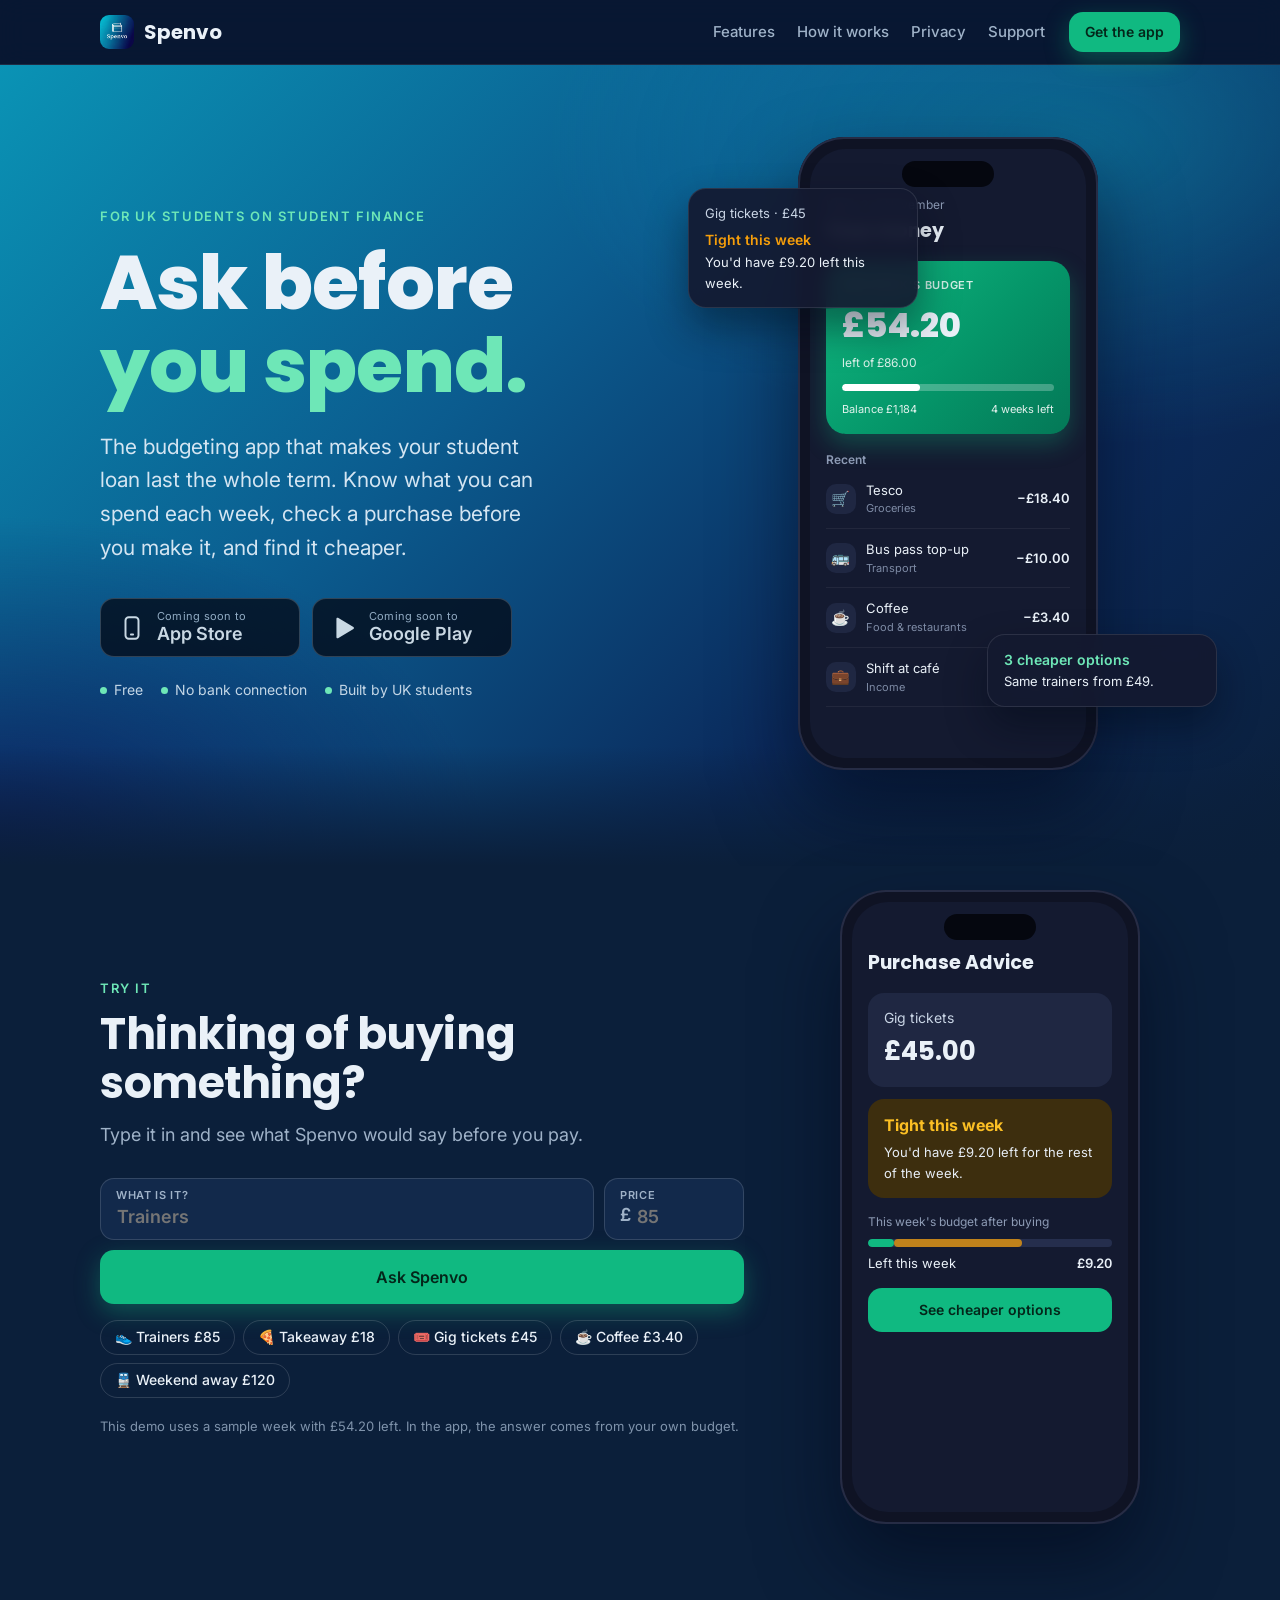
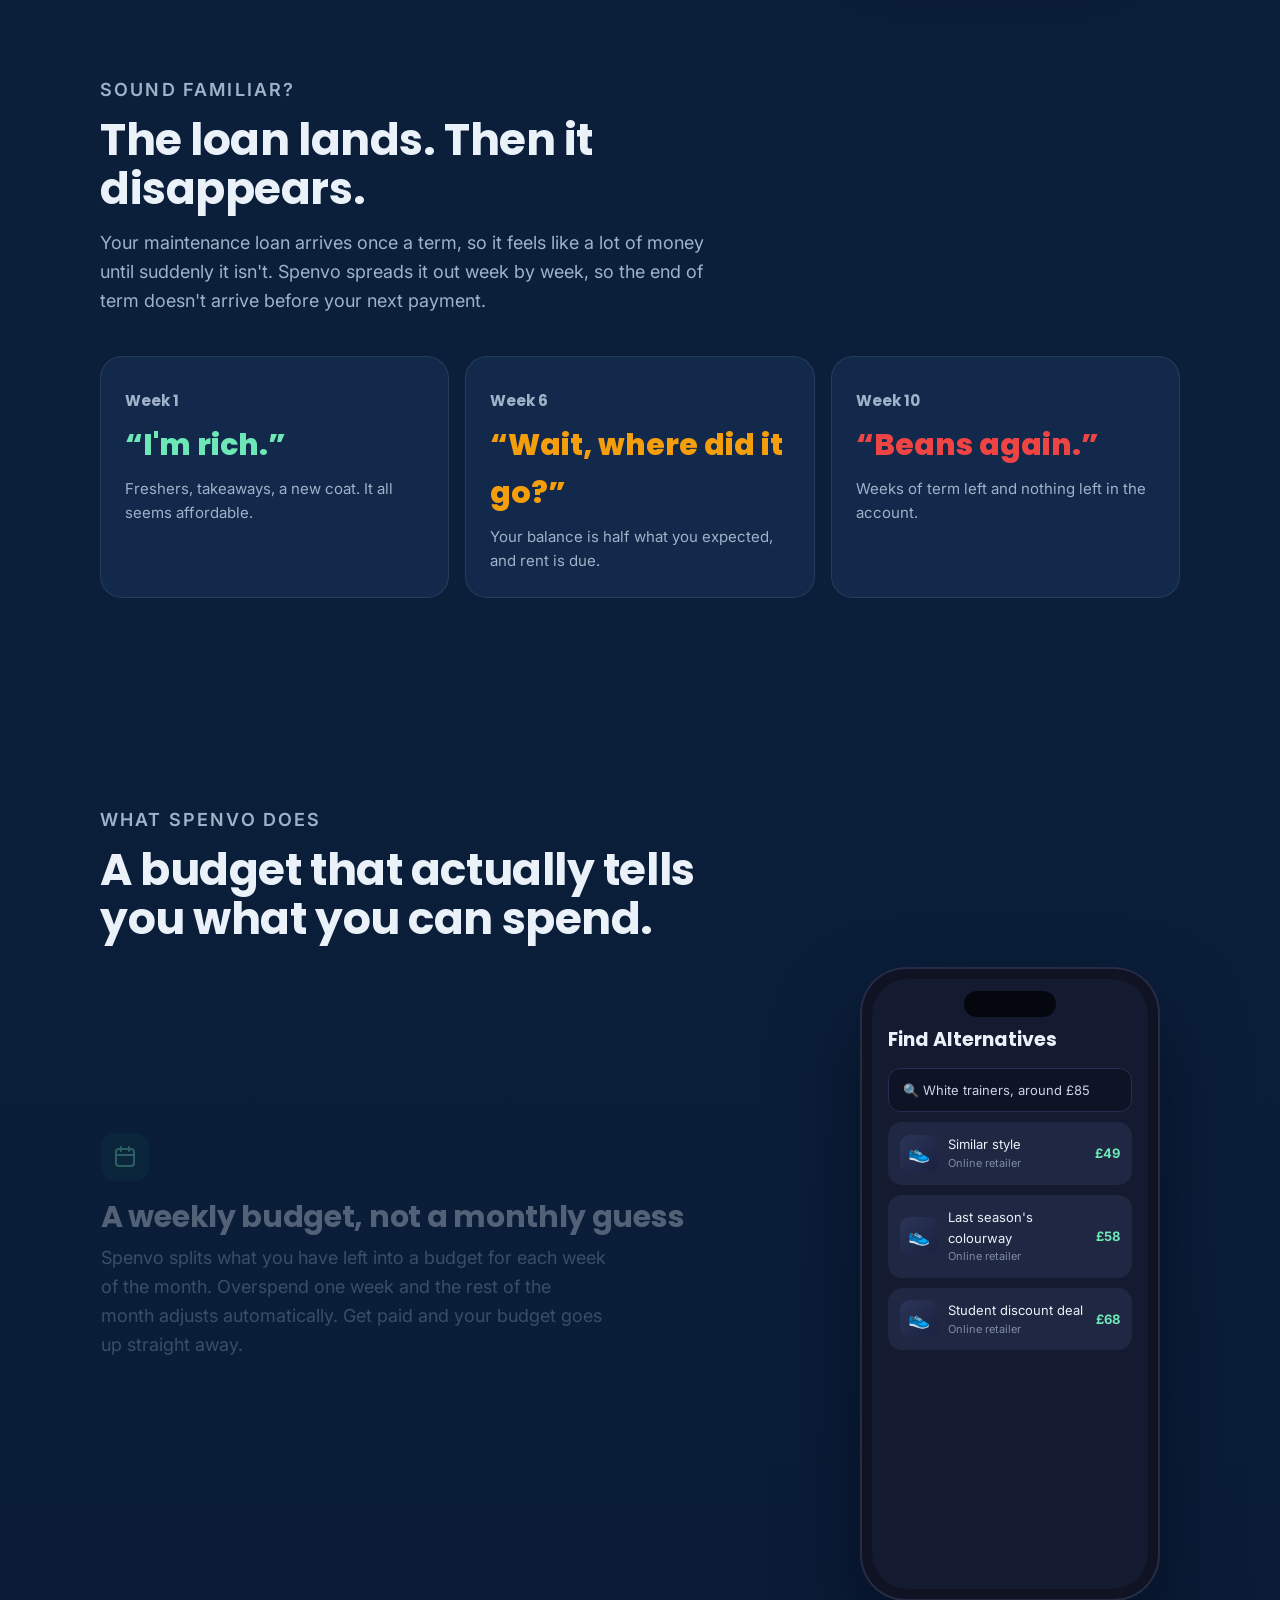
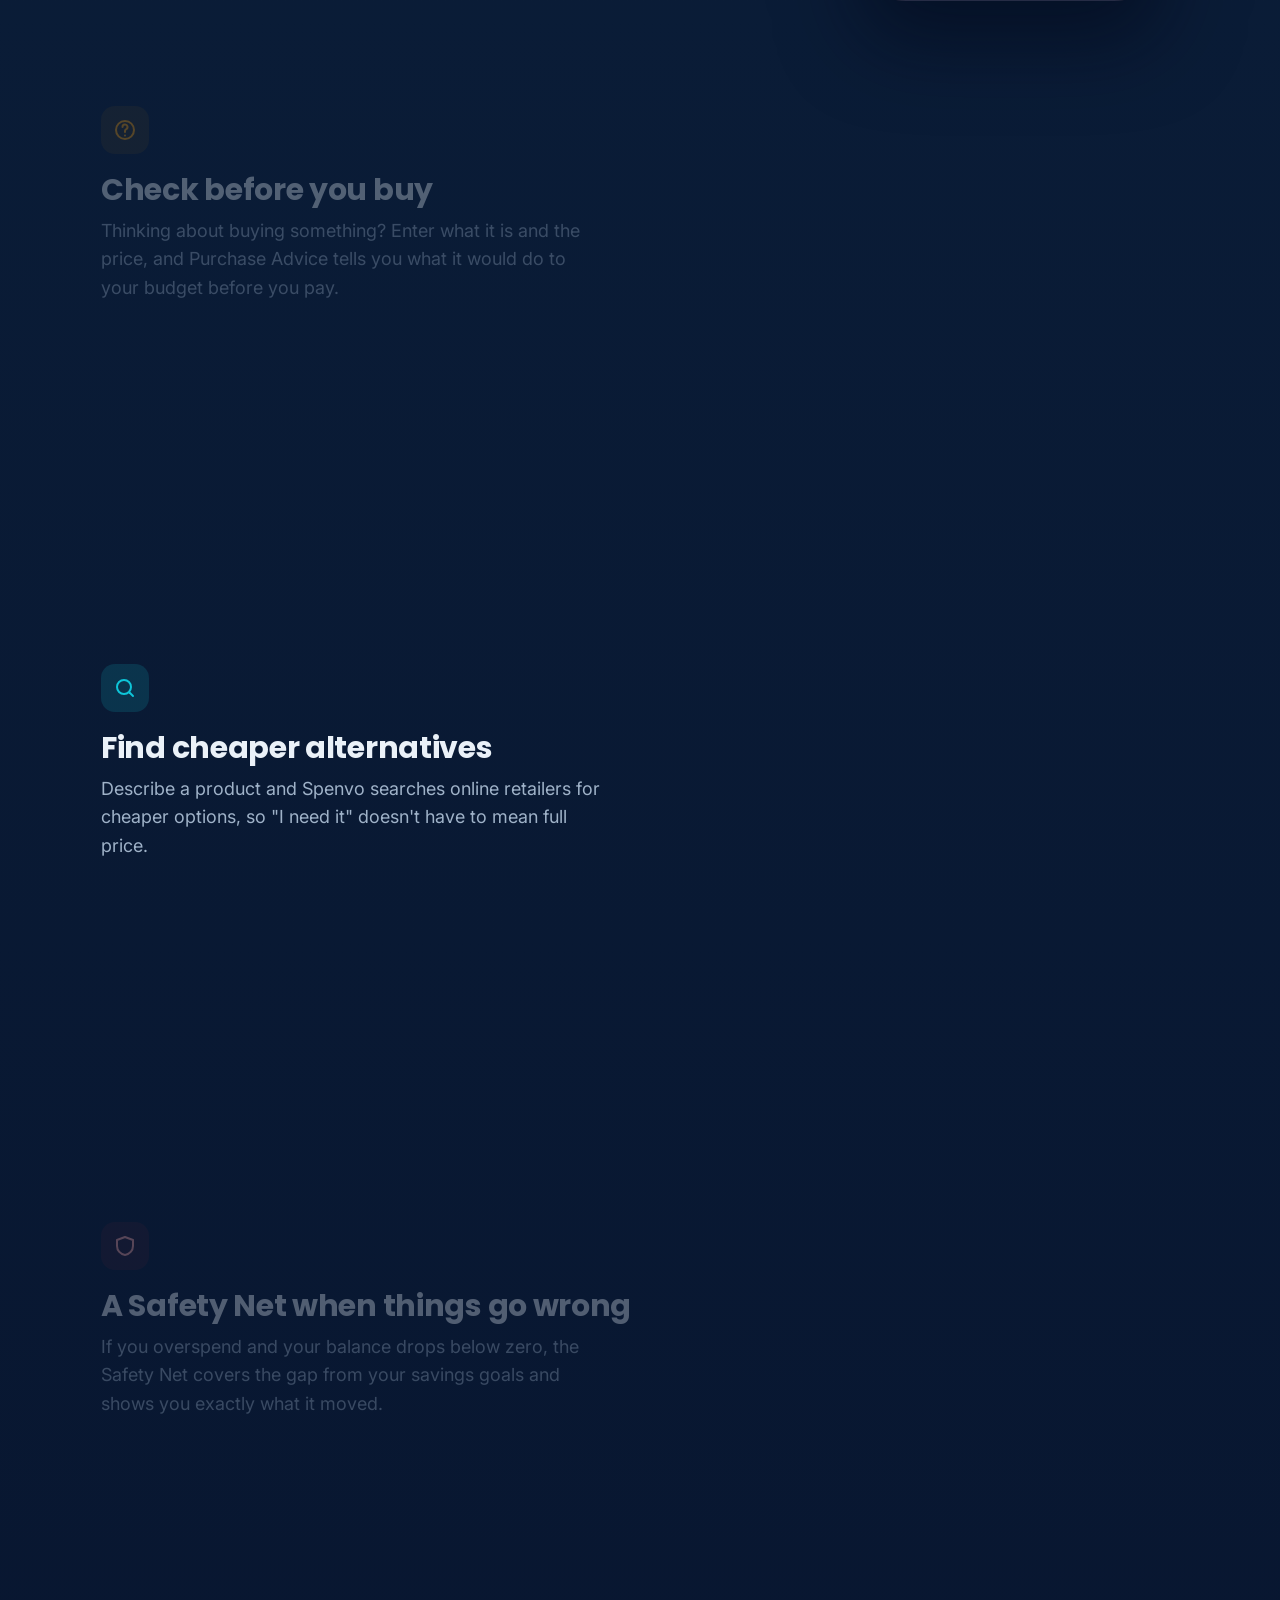
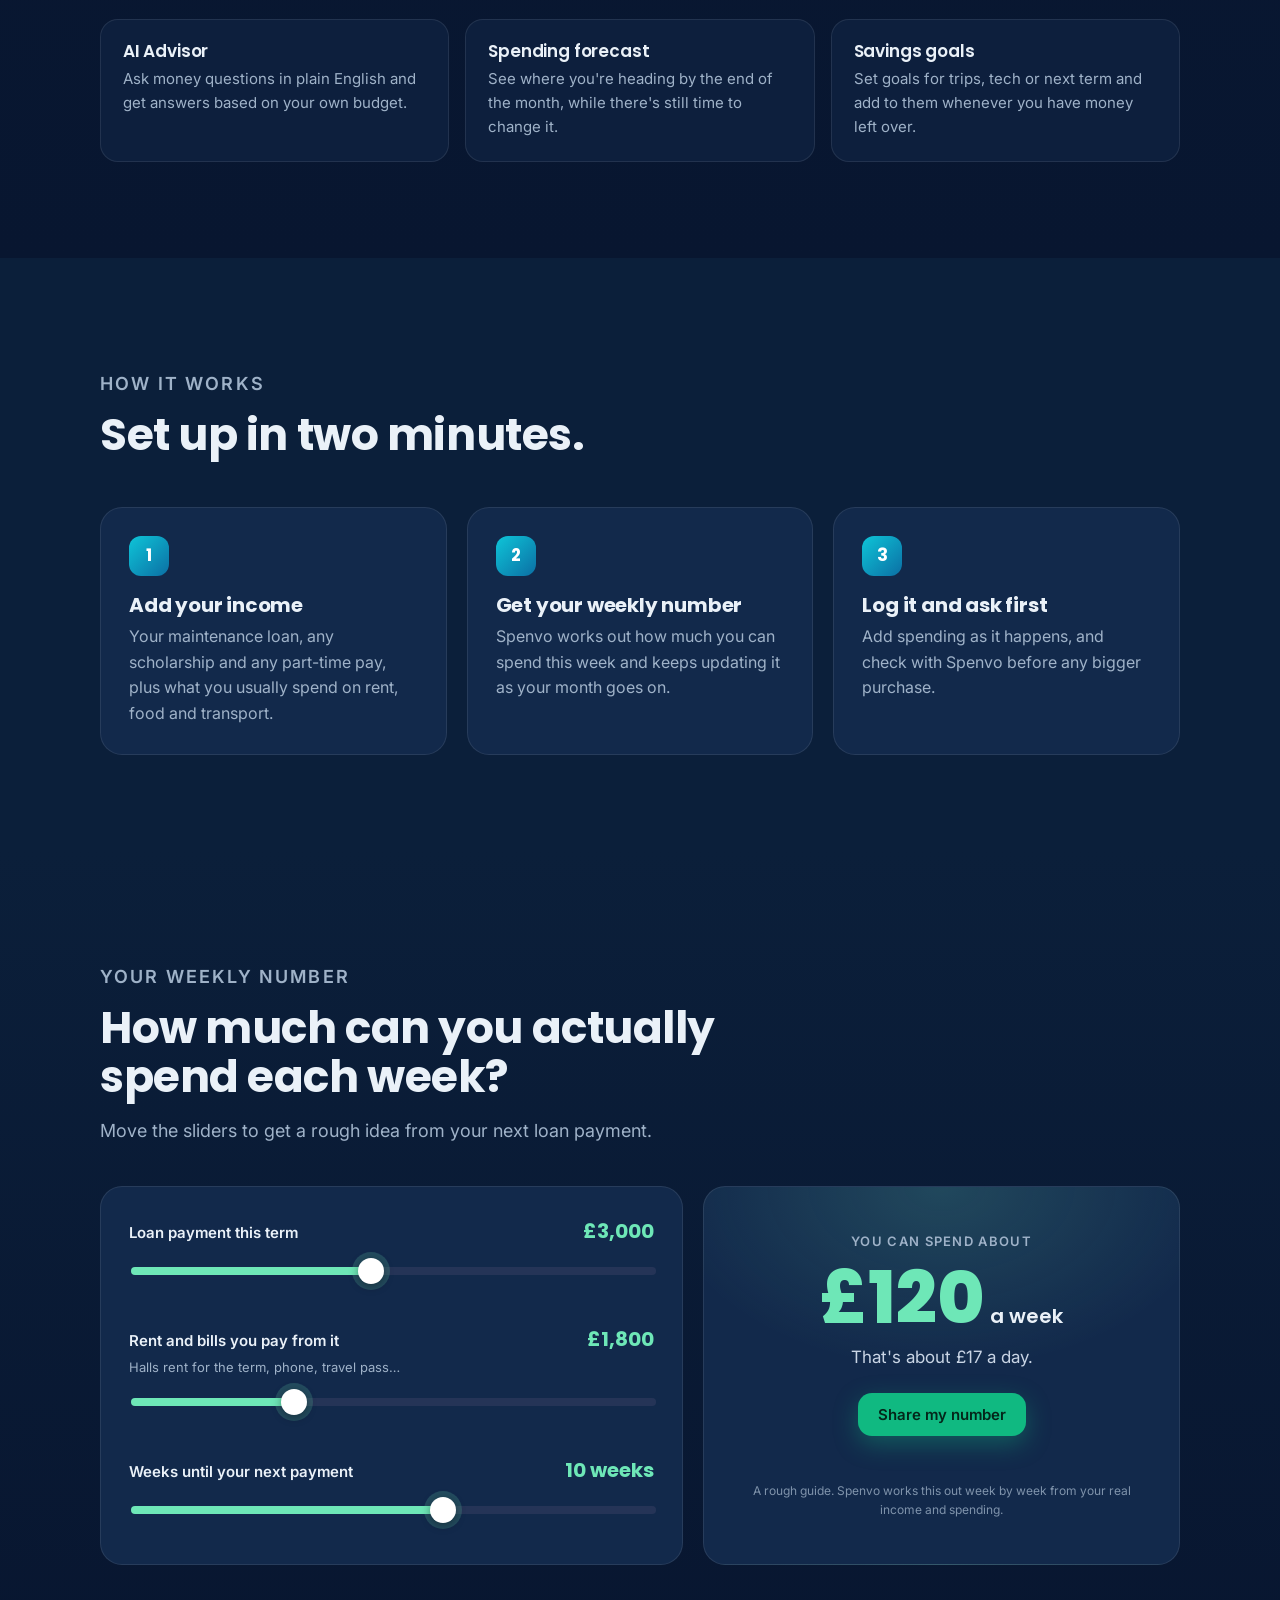
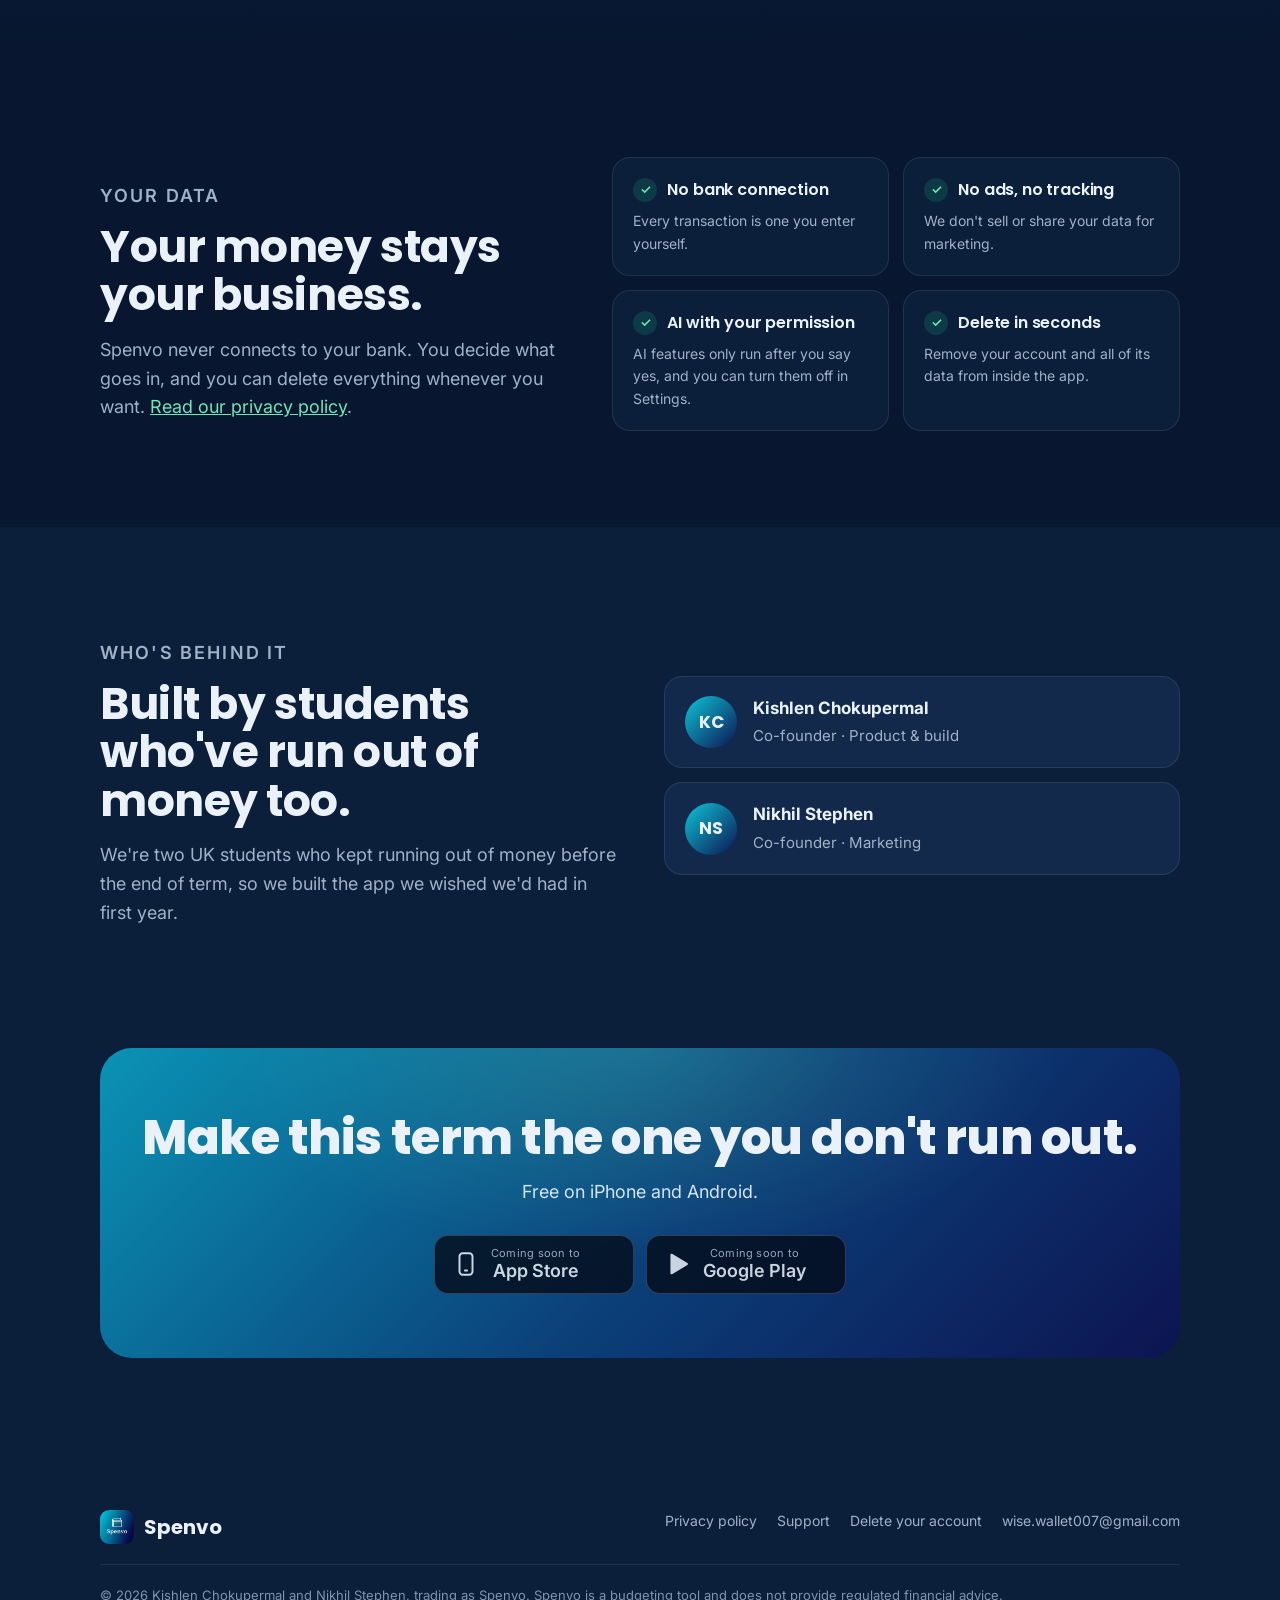
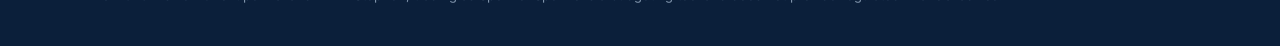
<file: index.html>
<!doctype html>
<html lang="en-GB">
<head>
  <meta charset="utf-8">
  <meta name="viewport" content="width=device-width, initial-scale=1">
  <title>Spenvo – Ask before you spend</title>
  <meta name="description" content="Spenvo is the budgeting app for UK students. It turns your maintenance loan into a weekly budget, tells you whether you can afford something before you buy it, and finds cheaper alternatives. Free on iPhone and Android.">
  <meta name="theme-color" content="#0B1F3A">
  <link rel="canonical" href="https://spenvo.co.uk/">
  <link rel="icon" type="image/png" sizes="32x32" href="img/favicon-32.png">
  <link rel="apple-touch-icon" href="img/apple-touch-icon.png">

  <meta property="og:type" content="website">
  <meta property="og:site_name" content="Spenvo">
  <meta property="og:title" content="Spenvo – Ask before you spend">
  <meta property="og:description" content="Weekly budgets, purchase advice and cheaper alternatives for UK students. Free on iPhone and Android.">
  <meta property="og:url" content="https://spenvo.co.uk/">
  <meta property="og:image" content="https://spenvo.co.uk/img/og.jpg">
  <meta name="twitter:card" content="summary_large_image">

  <link rel="preconnect" href="https://fonts.googleapis.com">
  <link rel="preconnect" href="https://fonts.gstatic.com" crossorigin>
  <link href="https://fonts.googleapis.com/css2?family=Inter:wght@400;500;600&family=Poppins:wght@600;700;800&display=swap" rel="stylesheet">

  <style>
    :root {
      --navy-900: #081630;
      --navy-800: #0B1F3A;
      --navy-700: #12294B;
      --navy-600: #1B3760;
      --line: rgba(255,255,255,.09);
      --cyan: #0EC5D8;
      --blue: #0B6FA4;
      --indigo: #0D1452;
      --mint: #6EE7B7;
      --green: #10B981;
      --amber: #F59E0B;
      --red: #EF4444;
      --text: #EAF1F8;
      --muted: #9FB2C8;
      --radius: 22px;
      color-scheme: dark;
    }
    * { box-sizing: border-box; }
    html { -webkit-text-size-adjust: 100%; scroll-behavior: smooth; }
    body {
      margin: 0;
      background: var(--navy-800);
      color: var(--text);
      font-family: Inter, -apple-system, BlinkMacSystemFont, "Segoe UI", Roboto, sans-serif;
      font-size: 17px;
      line-height: 1.6;
      overflow-x: hidden;
    }
    img { max-width: 100%; display: block; }
    a { color: var(--mint); }
    h1, h2, h3 { font-family: Poppins, Inter, sans-serif; line-height: 1.1; margin: 0; letter-spacing: -.01em; }
    p { margin: 0; }
    .wrap { max-width: 1120px; margin: 0 auto; padding: 0 20px; }
    .eyebrow { font-size: 13px; font-weight: 600; letter-spacing: .12em; text-transform: uppercase; color: var(--mint); }
    .visually-hidden { position: absolute; width: 1px; height: 1px; overflow: hidden; clip: rect(0 0 0 0); white-space: nowrap; }

    /* ---------- Header ---------- */
    .site-header {
      position: sticky; top: 0; z-index: 20;
      background: rgba(8,22,48,.72);
      backdrop-filter: blur(14px); -webkit-backdrop-filter: blur(14px);
      border-bottom: 1px solid var(--line);
    }
    .site-header .wrap { display: flex; align-items: center; gap: 24px; height: 64px; }
    .brand { display: flex; align-items: center; gap: 10px; color: var(--text); text-decoration: none; font-family: Poppins, sans-serif; font-weight: 700; font-size: 20px; }
    .brand img { width: 34px; height: 34px; border-radius: 9px; }
    .site-nav { display: flex; gap: 22px; margin-left: auto; }
    .site-nav a { color: var(--muted); text-decoration: none; font-size: 15px; font-weight: 500; }
    .site-nav a:hover { color: var(--text); }
    .btn {
      display: inline-flex; align-items: center; gap: 10px;
      padding: 12px 20px; border-radius: 14px;
      font-weight: 600; font-size: 15px; text-decoration: none;
      transition: transform .15s ease, background .15s ease, box-shadow .15s ease;
    }
    .btn:hover { transform: translateY(-1px); }
    .btn-primary { background: var(--green); color: #04261A; box-shadow: 0 8px 24px rgba(16,185,129,.35); }
    .btn-primary:hover { background: #19c98f; }
    .btn-ghost { color: var(--text); border: 1px solid rgba(255,255,255,.18); }
    .site-header .btn { padding: 9px 16px; font-size: 14px; }

    /* ---------- Hero ---------- */
    .hero {
      position: relative;
      background:
        radial-gradient(900px 500px at 85% 10%, rgba(14,197,216,.28), transparent 60%),
        radial-gradient(700px 500px at 0% 100%, rgba(13,20,82,.9), transparent 70%),
        linear-gradient(135deg, #0A93B5 0%, #0B5C8F 38%, #0B2A5C 70%, var(--navy-800) 100%);
      padding: 72px 0 96px;
      overflow: hidden;
    }
    .hero::after {
      content: ""; position: absolute; inset: auto 0 0 0; height: 120px;
      background: linear-gradient(transparent, var(--navy-800));
      pointer-events: none;
    }
    .hero .wrap { position: relative; z-index: 1; display: grid; grid-template-columns: 1.1fr .9fr; gap: 48px; align-items: center; }
    .hero h1 { font-size: clamp(42px, 6.4vw, 76px); font-weight: 800; }
    .hero h1 em { font-style: normal; color: var(--mint); display: block; }
    .hero .lede { margin-top: 22px; font-size: clamp(18px, 2vw, 21px); color: #D4E5F2; max-width: 34ch; }
    .store-row { display: flex; flex-wrap: wrap; gap: 12px; margin-top: 34px; }
    .store {
      display: inline-flex; align-items: center; gap: 12px;
      min-width: 200px; padding: 11px 18px; border-radius: 14px;
      background: #050B18; color: #fff; text-decoration: none;
      border: 1px solid rgba(255,255,255,.22);
      transition: transform .15s ease, border-color .15s ease;
    }
    .store:hover { transform: translateY(-2px); border-color: rgba(255,255,255,.5); }
    .store svg { width: 26px; height: 26px; flex: none; }
    .store small { display: block; font-size: 11px; line-height: 1.2; color: #B9C6D6; letter-spacing: .02em; }
    .store strong { display: block; font-size: 18px; line-height: 1.2; font-weight: 600; }
    .store[aria-disabled="true"] { cursor: default; opacity: .78; }
    .store[aria-disabled="true"]:hover { transform: none; border-color: rgba(255,255,255,.22); }
    .trust { display: flex; flex-wrap: wrap; gap: 8px 18px; margin-top: 22px; font-size: 14px; color: #C3D6E6; }
    .trust span { display: inline-flex; align-items: center; gap: 7px; }
    .trust span::before { content: ""; width: 7px; height: 7px; border-radius: 50%; background: var(--mint); }

    /* ---------- Phone mockup ---------- */
    .phone-stage { position: relative; display: flex; justify-content: center; }
    .phone {
      width: 300px; aspect-ratio: 9 / 19; border-radius: 46px;
      background: #0F1324; padding: 12px;
      box-shadow: 0 40px 80px rgba(2,8,23,.55), inset 0 0 0 2px #262c45;
      position: relative;
    }
    .screen { height: 100%; border-radius: 36px; background: #141A30; padding: 46px 16px 16px; overflow: hidden; position: relative; }
    .notch { position: absolute; top: 12px; left: 50%; transform: translateX(-50%); width: 92px; height: 26px; border-radius: 20px; background: #05070F; }
    .scr-greet { font-size: 12px; color: #8D9BB5; }
    .scr-title { font-family: Poppins, sans-serif; font-weight: 700; font-size: 19px; margin-top: 2px; }
    .budget-card {
      margin-top: 14px; border-radius: 20px; padding: 16px;
      background: linear-gradient(135deg, #10b981, #059669 55%, #047857);
      box-shadow: 0 10px 24px rgba(16,185,129,.3);
    }
    .budget-card .lbl { font-size: 11px; font-weight: 600; letter-spacing: .06em; text-transform: uppercase; color: rgba(255,255,255,.82); }
    .budget-card .amt { font-family: Poppins, sans-serif; font-weight: 800; font-size: 34px; margin-top: 4px; }
    .budget-card .of { font-size: 12px; color: rgba(255,255,255,.85); }
    .bar { height: 7px; border-radius: 6px; background: rgba(255,255,255,.25); margin-top: 12px; overflow: hidden; }
    .bar i { display: block; height: 100%; width: 0; background: #fff; border-radius: 6px; transition: width 1.4s cubic-bezier(.2,.8,.2,1) .3s; }
    .bar.go i { width: 37%; }
    .scr-row { display: flex; justify-content: space-between; margin-top: 10px; font-size: 11px; color: rgba(255,255,255,.88); }
    .scr-section { margin-top: 16px; font-size: 12px; font-weight: 600; color: #8D9BB5; }
    .tx { display: flex; align-items: center; gap: 10px; padding: 10px 0; border-bottom: 1px solid rgba(255,255,255,.06); font-size: 13px; }
    .tx .ic { width: 30px; height: 30px; border-radius: 10px; display: grid; place-items: center; font-size: 15px; background: #1F2742; }
    .tx .nm { flex: 1; }
    .tx .nm small { display: block; font-size: 11px; color: #7E8BA5; }
    .tx .v { font-weight: 600; }
    .tx .v.in { color: var(--mint); }

    .float-card {
      position: absolute; width: 230px; border-radius: 18px; padding: 14px 16px;
      background: rgba(20,26,48,.92); border: 1px solid rgba(255,255,255,.1);
      box-shadow: 0 20px 40px rgba(2,8,23,.45);
      backdrop-filter: blur(8px); -webkit-backdrop-filter: blur(8px);
      font-size: 13px;
      animation: bob 6s ease-in-out infinite;
      z-index: 2;
    }
    .float-card .t { font-weight: 600; font-size: 14px; }
    .float-card.ask { top: 8%; left: -6%; }
    .float-card.ask .t { color: var(--amber); }
    .float-card.alt { bottom: 10%; right: -8%; animation-delay: -3s; }
    .float-card.alt .t { color: var(--mint); }
    .float-card .q { color: #C9D5E5; margin-bottom: 6px; }
    @keyframes bob { 0%,100% { transform: translateY(0); } 50% { transform: translateY(-10px); } }

    /* ---------- Sections ---------- */
    section { padding: 96px 0; }
    section[id] { scroll-margin-top: 64px; }
    .section-head { max-width: 640px; }
    .section-head h2 { font-size: clamp(30px, 4vw, 44px); font-weight: 700; margin-top: 12px; }
    .section-head p { margin-top: 16px; color: var(--muted); font-size: 18px; }

    .problem { padding-top: 40px; }
    .problem-grid { display: grid; grid-template-columns: repeat(3, 1fr); gap: 16px; margin-top: 40px; }
    .term {
      border-radius: var(--radius); padding: 24px; border: 1px solid var(--line);
      background: var(--navy-700);
    }
    .term .m { font-family: Poppins, sans-serif; font-weight: 700; font-size: 15px; color: var(--muted); }
    .term .big { font-family: Poppins, sans-serif; font-weight: 800; font-size: 30px; margin-top: 8px; }
    .term p { color: var(--muted); font-size: 15px; margin-top: 8px; }
    .term.t1 .big { color: var(--mint); }
    .term.t2 .big { color: var(--amber); }
    .term.t3 .big { color: var(--red); }

    .features { background: linear-gradient(180deg, var(--navy-800), var(--navy-900)); }
    .feature-grid { display: grid; grid-template-columns: repeat(2, 1fr); gap: 20px; margin-top: 48px; }
    .feature {
      position: relative; border-radius: var(--radius); padding: 30px;
      background: linear-gradient(160deg, var(--navy-700), var(--navy-800));
      border: 1px solid var(--line); overflow: hidden;
    }
    .feature::before {
      content: ""; position: absolute; width: 240px; height: 240px; right: -80px; top: -80px; border-radius: 50%;
      background: radial-gradient(var(--glow, rgba(14,197,216,.22)), transparent 70%);
    }
    .feature .badge { width: 48px; height: 48px; border-radius: 14px; display: grid; place-items: center; background: var(--chip, rgba(14,197,216,.15)); }
    .feature .badge svg { width: 24px; height: 24px; stroke: var(--ink, var(--cyan)); }
    .feature h3 { font-size: 23px; font-weight: 700; margin-top: 20px; }
    .feature p { color: var(--muted); margin-top: 10px; }
    .feature .demo { margin-top: 22px; border-radius: 16px; padding: 14px 16px; background: rgba(5,11,24,.55); border: 1px solid var(--line); font-size: 14px; }
    .feature .demo b { color: var(--text); }
    .f-week { --glow: rgba(16,185,129,.25); --chip: rgba(16,185,129,.15); --ink: var(--mint); }
    .f-ask { --glow: rgba(245,158,11,.22); --chip: rgba(245,158,11,.15); --ink: var(--amber); }
    .f-alt { --glow: rgba(14,197,216,.25); }
    .f-net { --glow: rgba(239,68,68,.2); --chip: rgba(239,68,68,.14); --ink: #FCA5A5; }
    .demo .pill { display: inline-block; padding: 2px 9px; border-radius: 99px; font-size: 12px; font-weight: 600; margin-right: 6px; }
    .pill.g { background: rgba(16,185,129,.18); color: var(--mint); }
    .pill.a { background: rgba(245,158,11,.18); color: #FCD34D; }
    .pill.r { background: rgba(239,68,68,.18); color: #FCA5A5; }
    .alt-list { display: grid; gap: 6px; }
    .alt-list div { display: flex; justify-content: space-between; color: var(--muted); }
    .alt-list div b { color: var(--mint); }
    .alt-list div:first-child { color: var(--text); }
    .alt-list div:first-child b { color: var(--text); text-decoration: line-through; opacity: .6; }

    .extras { display: grid; grid-template-columns: repeat(3, 1fr); gap: 16px; margin-top: 20px; }
    .extra { border-radius: 18px; padding: 22px; border: 1px solid var(--line); background: rgba(18,41,75,.5); }
    .extra h3 { font-size: 17px; font-weight: 600; }
    .extra p { color: var(--muted); font-size: 15px; margin-top: 6px; }

    .steps { display: grid; grid-template-columns: repeat(3, 1fr); gap: 20px; margin-top: 48px; counter-reset: step; }
    .step { position: relative; padding: 28px; border-radius: var(--radius); border: 1px solid var(--line); background: var(--navy-700); }
    .step::before {
      counter-increment: step; content: counter(step);
      display: grid; place-items: center; width: 40px; height: 40px; border-radius: 12px;
      background: linear-gradient(135deg, var(--cyan), var(--blue)); color: #fff;
      font-family: Poppins, sans-serif; font-weight: 700;
    }
    .step h3 { font-size: 20px; font-weight: 700; margin-top: 18px; }
    .step p { color: var(--muted); margin-top: 8px; font-size: 16px; }

    .privacy { background: var(--navy-900); }
    .privacy .wrap { display: grid; grid-template-columns: .9fr 1.1fr; gap: 48px; align-items: center; }
    .checks { display: grid; grid-template-columns: 1fr 1fr; gap: 14px; }
    .check { padding: 20px; border-radius: 18px; border: 1px solid var(--line); background: var(--navy-800); }
    .check h3 { font-size: 16px; font-weight: 600; display: flex; gap: 10px; align-items: center; }
    .check h3::before { content: "✓"; display: grid; place-items: center; flex: none; width: 24px; height: 24px; border-radius: 50%; background: rgba(16,185,129,.18); color: var(--mint); font-size: 13px; }
    .check p { color: var(--muted); font-size: 14px; margin-top: 8px; }

    .team .wrap { display: grid; grid-template-columns: 1fr 1fr; gap: 48px; align-items: center; }
    .founders { display: grid; gap: 14px; }
    .founder { display: flex; gap: 16px; align-items: center; padding: 18px 20px; border-radius: 18px; border: 1px solid var(--line); background: var(--navy-700); }
    .avatar { width: 52px; height: 52px; border-radius: 50%; display: grid; place-items: center; font-family: Poppins, sans-serif; font-weight: 700; background: linear-gradient(135deg, var(--cyan), var(--indigo)); }
    .founder b { display: block; }
    .founder span { color: var(--muted); font-size: 15px; }

    .cta {
      text-align: center;
      background:
        radial-gradient(600px 300px at 50% 0%, rgba(110,231,183,.18), transparent 70%),
        linear-gradient(135deg, #0A93B5, #0B3F78 55%, var(--indigo));
      border-radius: 32px; padding: 64px 24px;
    }
    .cta h2 { font-size: clamp(30px, 4.4vw, 48px); font-weight: 800; }
    .cta p { color: #D4E5F2; margin-top: 14px; font-size: 18px; }
    .cta .store-row { justify-content: center; }
    .ks-line { margin-top: 26px; }
    .ks-line[hidden] { display: none; }

    footer { padding: 56px 0 40px; color: var(--muted); font-size: 14px; }
    footer .wrap { display: flex; flex-wrap: wrap; justify-content: space-between; gap: 20px; }
    footer nav { display: flex; flex-wrap: wrap; gap: 8px 20px; }
    footer a { color: var(--muted); text-decoration: none; }
    footer a:hover { color: var(--text); }
    .disclaimer { flex-basis: 100%; font-size: 13px; color: #7F93AB; border-top: 1px solid var(--line); padding-top: 20px; }

    /* reveal on scroll */
    .reveal { opacity: 0; transform: translateY(18px); transition: opacity .7s ease, transform .7s ease; }
    .reveal.in { opacity: 1; transform: none; }
    @media (prefers-reduced-motion: reduce) {
      .reveal { opacity: 1; transform: none; transition: none; }
      .float-card { animation: none; }
      .bar i { transition: none; }
      html { scroll-behavior: auto; }
    }


    /* =================== Interactive pieces =================== */
    .money { font-variant-numeric: tabular-nums; }

    /* --- Try it --- */
    .try { padding-top: 24px; }
    .try .wrap { display: grid; grid-template-columns: 1fr 380px; gap: 56px; align-items: center; }
    .try .wrap > *, .hero .wrap > *, .calc-box > *, .tour > * { min-width: 0; }
    .ask-form { margin-top: 28px; display: grid; grid-template-columns: 1fr 140px; gap: 10px; }
    .field { position: relative; }
    .field label { position: absolute; left: 16px; top: 9px; font-size: 11px; font-weight: 600; letter-spacing: .06em; text-transform: uppercase; color: var(--muted); pointer-events: none; }
    .field input {
      width: 100%; height: 62px; padding: 24px 16px 8px; border-radius: 14px;
      background: var(--navy-700); border: 1px solid rgba(255,255,255,.14); color: var(--text);
      font: 600 18px/1 Inter, sans-serif; outline: none; transition: border-color .15s, box-shadow .15s;
      -moz-appearance: textfield; appearance: textfield;
    }
    .field input::-webkit-outer-spin-button, .field input::-webkit-inner-spin-button { -webkit-appearance: none; margin: 0; }
    .field input:focus { border-color: var(--mint); box-shadow: 0 0 0 4px rgba(110,231,183,.15); }
    .field.price input { padding-left: 32px; }
    .field.price::after { content: "£"; position: absolute; left: 16px; top: 28px; font: 600 18px/1 Inter, sans-serif; color: var(--muted); }
    .ask-form .btn { grid-column: 1 / -1; justify-content: center; height: 54px; font-size: 16px; border: 0; cursor: pointer; font-family: inherit; }
    .chips { display: flex; flex-wrap: wrap; gap: 8px; margin-top: 16px; }
    .chip {
      border: 1px solid rgba(255,255,255,.14); background: transparent; color: var(--text);
      padding: 8px 14px; border-radius: 99px; font: 500 14px/1.2 Inter, sans-serif; cursor: pointer;
      transition: background .15s, border-color .15s, transform .15s;
    }
    .chip:hover { background: rgba(255,255,255,.06); border-color: rgba(255,255,255,.3); }
    .chip:active { transform: scale(.96); }
    .demo-note { margin-top: 18px; font-size: 13px; color: #7F93AB; }

    .pa-head { font-family: Poppins, sans-serif; font-weight: 700; font-size: 19px; }
    .pa-item { margin-top: 14px; border-radius: 16px; padding: 14px 16px; background: #1F2742; }
    .pa-item .n { font-size: 14px; color: #C9D5E5; white-space: nowrap; overflow: hidden; text-overflow: ellipsis; }
    .pa-item .p { font-family: Poppins, sans-serif; font-weight: 700; font-size: 26px; margin-top: 2px; }
    .verdict {
      margin-top: 12px; border-radius: 16px; padding: 14px 16px; min-height: 98px;
      background: #3D2E0E; transition: background .35s ease;
    }
    .verdict .vt { font-weight: 700; font-size: 16px; color: #FBBF24; transition: color .35s; }
    .verdict .vb { font-size: 13px; color: #E7EDF5; margin-top: 4px; }
    .verdict.green { background: #0B3B2E; } .verdict.green .vt { color: var(--mint); }
    .verdict.red { background: #43171A; } .verdict.red .vt { color: #FCA5A5; }
    .verdict.thinking .vt, .verdict.thinking .vb { opacity: 0; }
    .verdict .vt, .verdict .vb { transition: opacity .25s ease, color .35s; }
    .dots { display: none; gap: 6px; padding-top: 30px; justify-content: center; }
    .verdict.thinking .dots { display: flex; }
    .verdict.thinking .vt, .verdict.thinking .vb { display: none; }
    .dots i { width: 8px; height: 8px; border-radius: 50%; background: #8D9BB5; animation: dot 1s infinite ease-in-out; }
    .dots i:nth-child(2) { animation-delay: .15s; } .dots i:nth-child(3) { animation-delay: .3s; }
    @keyframes dot { 0%,80%,100% { transform: scale(.6); opacity: .4; } 40% { transform: scale(1); opacity: 1; } }
    .after { margin-top: 14px; font-size: 12px; color: #8D9BB5; }
    .after-row { display: flex; justify-content: space-between; margin-top: 6px; font-size: 13px; }
    .after-row b { font-weight: 600; }
    .meter { height: 8px; border-radius: 6px; background: #252E4D; margin-top: 8px; overflow: hidden; position: relative; }
    .meter i { position: absolute; left: 0; top: 0; bottom: 0; border-radius: 6px; background: var(--green); transition: width .6s cubic-bezier(.2,.8,.2,1), background .35s; }
    .meter i.cost { background: rgba(245,158,11,.75); }
    .meter i.cost.over { background: rgba(239,68,68,.85); }
    .pa-btn { margin-top: 14px; display: block; text-align: center; padding: 11px; border-radius: 14px; background: var(--green); color: #04261A; font-weight: 600; font-size: 14px; }

    /* --- Feature tour (desktop) --- */
    .tour-phone { display: none; }
    @media (min-width: 901px) {
      .tour { display: grid; grid-template-columns: 1fr 340px; gap: 64px; margin-top: 24px; }
      .tour .feature-grid { grid-template-columns: 1fr; gap: 0; margin-top: 0; }
      .tour .feature { min-height: 62vh; display: flex; flex-direction: column; justify-content: center; background: none; border-color: transparent; padding: 30px 0; opacity: .32; transition: opacity .4s ease; }
      .tour .feature::before { display: none; }
      .tour .feature.active { opacity: 1; }
      .tour .feature .demo { display: none; }
      .tour .feature h3 { font-size: 30px; }
      .tour .feature p { font-size: 18px; max-width: 46ch; }
      .tour-phone { display: block; position: sticky; top: max(84px, calc(50vh - 316px)); height: 640px; }
      .tour-phone .phone { width: 300px; margin: 0 auto; }
      .tscreen { position: absolute; inset: 0; padding: 46px 16px 16px; opacity: 0; transform: translateY(14px) scale(.98); transition: opacity .45s ease, transform .45s ease; pointer-events: none; }
      .tscreen.on { opacity: 1; transform: none; }
    }
    .t-tabs { display: flex; gap: 6px; margin-top: 14px; }
    .t-tabs span { flex: 1; text-align: center; font-size: 11px; padding: 7px 0; border-radius: 10px; background: #1F2742; color: #8D9BB5; }
    .t-tabs span.cur { background: rgba(16,185,129,.2); color: var(--mint); font-weight: 600; }
    .res { display: flex; align-items: center; gap: 10px; padding: 12px; margin-top: 10px; border-radius: 14px; background: #1F2742; font-size: 13px; opacity: 0; transform: translateX(16px); transition: opacity .4s ease, transform .4s ease; }
    .tscreen.on .res { opacity: 1; transform: none; }
    .tscreen.on .res:nth-of-type(2) { transition-delay: .15s; } .tscreen.on .res:nth-of-type(3) { transition-delay: .3s; } .tscreen.on .res:nth-of-type(4) { transition-delay: .45s; }
    .res .thumb { width: 38px; height: 38px; border-radius: 10px; background: linear-gradient(135deg, #2B3558, #1A2140); display: grid; place-items: center; font-size: 18px; }
    .res .nm { flex: 1; } .res .nm small { display: block; color: #7E8BA5; font-size: 11px; }
    .res b { color: var(--mint); }
    .search { margin-top: 12px; padding: 11px 14px; border-radius: 12px; background: #0E1326; border: 1px solid #252E4D; font-size: 13px; color: #C9D5E5; }
    .net-card { margin-top: 14px; border-radius: 20px; padding: 16px; background: linear-gradient(135deg, #ef4444, #b91c1c); transition: background .6s ease; }
    .net-card.fixed { background: linear-gradient(135deg, #10b981, #047857); }
    .net-card .lbl { font-size: 11px; font-weight: 600; letter-spacing: .06em; text-transform: uppercase; color: rgba(255,255,255,.85); }
    .net-card .amt { font-family: Poppins, sans-serif; font-weight: 800; font-size: 32px; margin-top: 4px; }
    .net-msg { margin-top: 12px; padding: 12px 14px; border-radius: 14px; background: #1F2742; font-size: 13px; opacity: 0; transform: translateY(8px); transition: opacity .4s ease, transform .4s ease; }
    .net-msg.show { opacity: 1; transform: none; }
    .goal { margin-top: 12px; padding: 12px 14px; border-radius: 14px; background: #1F2742; font-size: 13px; }
    .goal .row { display: flex; justify-content: space-between; }
    .goal .meter i { background: var(--cyan); }

    /* --- Calculator --- */
    .calc { background: linear-gradient(180deg, var(--navy-800), var(--navy-900)); }
    .calc-box { display: grid; grid-template-columns: 1.1fr .9fr; gap: 20px; margin-top: 40px; }
    .sliders, .result { border-radius: var(--radius); border: 1px solid var(--line); background: var(--navy-700); padding: 28px; }
    .slider + .slider { margin-top: 26px; }
    .slider .top { display: flex; justify-content: space-between; align-items: baseline; gap: 12px; }
    .slider label { font-weight: 600; font-size: 15px; }
    .slider output { font-family: Poppins, sans-serif; font-weight: 700; font-size: 20px; color: var(--mint); white-space: nowrap; }
    .slider .hint { font-size: 13px; color: var(--muted); margin-top: 2px; }
    input[type=range] {
      -webkit-appearance: none; appearance: none; width: 100%; height: 36px; margin-top: 6px; background: transparent; cursor: pointer; touch-action: pan-y;
      --fill: 50%;
    }
    input[type=range]::-webkit-slider-runnable-track { height: 8px; border-radius: 6px; background: linear-gradient(90deg, var(--mint) var(--fill), #253457 var(--fill)); }
    input[type=range]::-moz-range-track { height: 8px; border-radius: 6px; background: linear-gradient(90deg, var(--mint) var(--fill), #253457 var(--fill)); }
    input[type=range]::-webkit-slider-thumb { -webkit-appearance: none; width: 26px; height: 26px; margin-top: -9px; border-radius: 50%; background: #fff; border: 0; box-shadow: 0 2px 10px rgba(0,0,0,.4), 0 0 0 6px rgba(110,231,183,.18); }
    input[type=range]::-moz-range-thumb { width: 26px; height: 26px; border-radius: 50%; background: #fff; border: 0; box-shadow: 0 2px 10px rgba(0,0,0,.4), 0 0 0 6px rgba(110,231,183,.18); }
    input[type=range]:focus-visible { outline: none; }
    input[type=range]:focus-visible::-webkit-slider-thumb { box-shadow: 0 0 0 6px rgba(110,231,183,.45); }
    .result { display: flex; flex-direction: column; justify-content: center; text-align: center; background: radial-gradient(400px 260px at 50% 0%, rgba(110,231,183,.16), transparent 70%), var(--navy-700); }
    .result .k { font-size: 13px; font-weight: 600; letter-spacing: .1em; text-transform: uppercase; color: var(--muted); }
    .result .big { font-family: Poppins, sans-serif; font-weight: 800; font-size: clamp(52px, 7vw, 72px); line-height: 1; margin-top: 10px; color: var(--mint); }
    .result .big small { font-size: 20px; font-weight: 600; color: var(--text); }
    .result .day { margin-top: 10px; color: #C9D5E5; }
    .result .warn { margin-top: 10px; color: #FCD34D; font-size: 15px; }
    .result .btn { margin: 22px auto 0; border: 0; cursor: pointer; font-family: inherit; }
    .result .fine { margin-top: 14px; font-size: 12px; color: #7F93AB; }
    .copied { display: inline-block; margin-top: 10px; font-size: 13px; color: var(--mint); opacity: 0; transition: opacity .2s; }
    .copied.show { opacity: 1; }

    @media (max-width: 900px) {
      .try .wrap { grid-template-columns: 1fr; gap: 32px; }
      .try .phone-stage { order: 2; }
      .calc-box { grid-template-columns: 1fr; margin-top: 28px; gap: 14px; }
    }
    @media (max-width: 520px) {
      .ask-form { grid-template-columns: 1fr 112px; }
      .chips { flex-wrap: nowrap; overflow-x: auto; margin: 14px -18px 0; padding: 0 18px 4px; scrollbar-width: none; }
      .chips::-webkit-scrollbar { display: none; }
      .chip { flex: none; }
      .pa-item .p { font-size: 22px; }
      .verdict { min-height: 92px; }
      .sliders, .result { padding: 22px 20px; }
    }
    @media (prefers-reduced-motion: reduce) {
      .tscreen, .res, .net-msg, .meter i, .verdict, .tour .feature { transition: none !important; }
      .dots i { animation: none; }
    }

    /* ---------- Mobile download bar ---------- */
    .mobile-bar { display: none; }

    /* ---------- Responsive ---------- */
    @media (max-width: 900px) {
      .hero { padding: 40px 0 64px; }
      .hero .wrap, .privacy .wrap, .team .wrap { grid-template-columns: 1fr; gap: 36px; }
      .feature-grid, .steps, .extras { grid-template-columns: 1fr; }
      .site-nav { display: none; }
      .site-header .btn { margin-left: auto; }
      section { padding: 64px 0; }
      .problem { padding-top: 16px; }
      .section-head h2 { margin-top: 10px; }
      .section-head p { font-size: 17px; margin-top: 12px; }
      .feature-grid { margin-top: 32px; gap: 14px; }
      .steps { margin-top: 32px; }

      /* Swipeable rows instead of tall stacks */
      .problem-grid, .extras {
        display: flex; gap: 12px;
        overflow-x: auto; scroll-snap-type: x mandatory; -webkit-overflow-scrolling: touch;
        margin: 28px -20px 0; padding: 0 20px 6px; scroll-padding: 0 20px;
        scrollbar-width: none;
      }
      .problem-grid::-webkit-scrollbar, .extras::-webkit-scrollbar { display: none; }
      .problem-grid > *, .extras > * { flex: 0 0 80%; max-width: 340px; scroll-snap-align: start; }
      .extras { margin-top: 14px; }

      .mobile-bar:not([hidden]) {
        display: flex; align-items: center; gap: 12px;
        position: fixed; left: 12px; right: 12px; z-index: 30;
        bottom: calc(12px + env(safe-area-inset-bottom));
        padding: 10px 10px 10px 12px; border-radius: 20px;
        background: rgba(8,22,48,.94); border: 1px solid rgba(255,255,255,.12);
        box-shadow: 0 16px 40px rgba(2,8,23,.6);
        backdrop-filter: blur(14px); -webkit-backdrop-filter: blur(14px);
        transform: translateY(150%); transition: transform .35s ease;
      }
      .mobile-bar.show { transform: none; }
      .mobile-bar img { width: 40px; height: 40px; border-radius: 11px; }
      .mobile-bar span { flex: 1; line-height: 1.25; }
      .mobile-bar small { display: block; font-size: 12px; color: var(--muted); }
      .mobile-bar .btn { padding: 11px 22px; }
      body.has-bar footer { padding-bottom: 110px; }
    }
    @media (max-width: 520px) {
      body { font-size: 16px; }
      .wrap { padding: 0 18px; }
      .problem-grid, .extras { margin-left: -18px; margin-right: -18px; padding-left: 18px; padding-right: 18px; scroll-padding: 0 18px; }
      .eyebrow { font-size: 12px; letter-spacing: .08em; }
      .hero h1 { font-size: 46px; }
      .hero .lede { font-size: 17px; margin-top: 16px; }
      .float-card { display: none; }

      /* Store buttons side by side */
      .store-row { flex-wrap: nowrap; gap: 10px; margin-top: 26px; }
      .store { flex: 1 1 0; min-width: 0; padding: 10px 12px; gap: 9px; border-radius: 13px; }
      .store svg { width: 22px; height: 22px; }
      .store small { font-size: 10px; }
      .store strong { font-size: 16px; white-space: nowrap; }
      .trust { font-size: 13px; gap: 6px 14px; margin-top: 18px; }

      /* Smaller phone, fully visible */
      .phone { width: 248px; border-radius: 40px; padding: 10px; }
      .screen { border-radius: 31px; padding: 40px 14px 14px; }
      .notch { top: 10px; width: 80px; height: 22px; }
      .budget-card { padding: 14px; }
      .budget-card .amt { font-size: 30px; }
      .tx { padding: 8px 0; }
      .tx-opt { display: none; }

      .section-head h2 { font-size: 29px; }
      .term { padding: 20px; }
      .term .big { font-size: 25px; }
      .feature { padding: 22px; }
      .feature .badge { width: 42px; height: 42px; border-radius: 12px; }
      .feature h3 { font-size: 20px; margin-top: 16px; }
      .feature p { font-size: 16px; }
      .feature .demo { margin-top: 16px; font-size: 13px; }

      /* Steps as compact rows */
      .steps { gap: 10px; }
      .step { display: grid; grid-template-columns: 36px 1fr; column-gap: 14px; padding: 18px; border-radius: 18px; }
      .step::before { grid-row: span 2; width: 36px; height: 36px; border-radius: 10px; font-size: 15px; }
      .step h3 { margin-top: 4px; font-size: 18px; }
      .step p { margin-top: 4px; font-size: 15px; }

      .checks { grid-template-columns: 1fr; gap: 10px; }
      .check { padding: 16px 18px; }
      .founder { padding: 14px 16px; }

      .cta { padding: 40px 18px; border-radius: 26px; }
      .cta h2 { font-size: 30px; }
      .cta p { font-size: 16px; }

      footer { padding-top: 40px; }
      footer nav { gap: 0 18px; }
      footer nav a { display: inline-block; padding: 11px 0; }
    }
  </style>
</head>
<body>

  <header class="site-header">
    <div class="wrap">
      <a class="brand" href="#top"><img src="img/icon-256.png" alt="" width="34" height="34">Spenvo</a>
      <nav class="site-nav" aria-label="Main">
        <a href="#features">Features</a>
        <a href="#how">How it works</a>
        <a href="#privacy">Privacy</a>
        <a href="support.html">Support</a>
      </nav>
      <a class="btn btn-primary" href="#download">Get the app</a>
    </div>
  </header>

  <main id="top">

    <!-- HERO -->
    <section class="hero">
      <div class="wrap">
        <div>
          <p class="eyebrow">For UK students on student finance</p>
          <h1 style="margin-top:14px">Ask before <em>you spend.</em></h1>
          <p class="lede">The budgeting app that makes your student loan last the whole term. Know what you can spend each week, check a purchase before you make it, and find it cheaper.</p>

          <div class="store-row" data-store-row>
            <a class="store" data-store="ios" href="#download">
              <svg viewBox="0 0 24 24" fill="none" stroke="currentColor" stroke-width="1.8" stroke-linecap="round" stroke-linejoin="round" aria-hidden="true"><rect x="6" y="2" width="12" height="20" rx="3"/><path d="M11 18h2"/></svg>
              <span><small data-label>Download on the</small><strong>App Store</strong></span>
            </a>
            <a class="store" data-store="android" href="#download">
              <svg viewBox="0 0 24 24" fill="currentColor" aria-hidden="true"><path d="M5 3.5v17a1 1 0 0 0 1.5.86l14.2-8.5a1 1 0 0 0 0-1.72L6.5 2.64A1 1 0 0 0 5 3.5z"/></svg>
              <span><small data-label>Get it on</small><strong>Google Play</strong></span>
            </a>
          </div>

          <div class="trust">
            <span>Free</span>
            <span>No bank connection</span>
            <span>Built by UK students</span>
          </div>
        </div>

        <div class="phone-stage" aria-hidden="true">
          <div class="float-card ask">
            <div class="q">Gig tickets · £45</div>
            <div class="t">Tight this week</div>
            You'd have £9.20 left this week.
          </div>

          <div class="phone">
            <div class="screen">
              <div class="notch"></div>
              <p class="scr-greet">Week 2 of November</p>
              <p class="scr-title">Your money</p>
              <div class="budget-card">
                <p class="lbl">This week's budget</p>
                <p class="amt money">£54.20</p>
                <p class="of">left of £86.00</p>
                <div class="bar" data-bar><i></i></div>
                <div class="scr-row"><span>Balance £1,184</span><span>4 weeks left</span></div>
              </div>
              <p class="scr-section">Recent</p>
              <div class="tx"><span class="ic">🛒</span><span class="nm">Tesco<small>Groceries</small></span><span class="v">−£18.40</span></div>
              <div class="tx"><span class="ic">🚌</span><span class="nm">Bus pass top-up<small>Transport</small></span><span class="v">−£10.00</span></div>
              <div class="tx tx-opt"><span class="ic">☕</span><span class="nm">Coffee<small>Food &amp; restaurants</small></span><span class="v">−£3.40</span></div>
              <div class="tx"><span class="ic">💼</span><span class="nm">Shift at café<small>Income</small></span><span class="v in">+£42.00</span></div>
            </div>
          </div>

          <div class="float-card alt">
            <div class="t">3 cheaper options</div>
            Same trainers from £49.
          </div>
        </div>
      </div>
    </section>


    <!-- TRY IT -->
    <section class="try" id="try">
      <div class="wrap">
        <div class="reveal">
          <p class="eyebrow">Try it</p>
          <h2 style="font-size:clamp(30px,4vw,44px);margin-top:12px">Thinking of buying something?</h2>
          <p style="margin-top:14px;color:var(--muted);font-size:18px">Type it in and see what Spenvo would say before you pay.</p>

          <form class="ask-form" data-ask-form novalidate>
            <div class="field"><label for="ask-item">What is it?</label><input id="ask-item" name="item" type="text" maxlength="40" placeholder="Trainers" autocomplete="off"></div>
            <div class="field price"><label for="ask-price">Price</label><input id="ask-price" name="price" type="number" inputmode="decimal" min="0" step="0.01" placeholder="85"></div>
            <button class="btn btn-primary" type="submit">Ask Spenvo</button>
          </form>
          <div class="chips" aria-label="Examples">
            <button class="chip" type="button" data-chip="Trainers|85">👟 Trainers £85</button>
            <button class="chip" type="button" data-chip="Takeaway|18">🍕 Takeaway £18</button>
            <button class="chip" type="button" data-chip="Gig tickets|45">🎟️ Gig tickets £45</button>
            <button class="chip" type="button" data-chip="Coffee|3.40">☕ Coffee £3.40</button>
            <button class="chip" type="button" data-chip="Weekend away|120">🚆 Weekend away £120</button>
          </div>
          <p class="demo-note">This demo uses a sample week with £54.20 left. In the app, the answer comes from your own budget.</p>
        </div>

        <div class="phone-stage">
          <div class="phone">
            <div class="screen" aria-live="polite">
              <div class="notch"></div>
              <p class="pa-head">Purchase Advice</p>
              <div class="pa-item"><p class="n" data-pa-name>Gig tickets</p><p class="p money" data-pa-price>£45.00</p></div>
              <div class="verdict" data-verdict>
                <div class="dots" aria-hidden="true"><i></i><i></i><i></i></div>
                <p class="vt" data-vt>Tight this week</p>
                <p class="vb" data-vb>You'd be £30.80 over this week's budget.</p>
              </div>
              <p class="after">This week's budget after buying</p>
              <div class="meter"><i data-m-left style="width:63%"></i><i class="cost" data-m-cost style="left:63%;width:37%"></i></div>
              <div class="after-row"><span>Left this week</span><b class="money" data-pa-left>£54.20</b></div>
              <span class="pa-btn">See cheaper options</span>
            </div>
          </div>
        </div>
      </div>
    </section>

    <!-- PROBLEM -->
    <section class="problem">
      <div class="wrap">
        <div class="section-head reveal">
          <p class="eyebrow">Sound familiar?</p>
          <h2>The loan lands. Then it disappears.</h2>
          <p>Your maintenance loan arrives once a term, so it feels like a lot of money until suddenly it isn't. Spenvo spreads it out week by week, so the end of term doesn't arrive before your next payment.</p>
        </div>
        <div class="problem-grid">
          <div class="term t1 reveal"><p class="m">Week 1</p><p class="big">“I'm rich.”</p><p>Freshers, takeaways, a new coat. It all seems affordable.</p></div>
          <div class="term t2 reveal"><p class="m">Week 6</p><p class="big">“Wait, where did it go?”</p><p>Your balance is half what you expected, and rent is due.</p></div>
          <div class="term t3 reveal"><p class="m">Week 10</p><p class="big">“Beans again.”</p><p>Weeks of term left and nothing left in the account.</p></div>
        </div>
      </div>
    </section>

    <!-- FEATURES -->
    <section class="features" id="features">
      <div class="wrap">
        <div class="section-head reveal">
          <p class="eyebrow">What Spenvo does</p>
          <h2>A budget that actually tells you what you can spend.</h2>
        </div>

        <div class="tour">
        <div class="feature-grid">
          <article class="feature f-week reveal" data-step="0">
            <div class="badge"><svg viewBox="0 0 24 24" fill="none" stroke-width="2" stroke-linecap="round" stroke-linejoin="round"><rect x="3" y="4" width="18" height="17" rx="3"/><path d="M8 2v4M16 2v4M3 10h18"/></svg></div>
            <h3>A weekly budget, not a monthly guess</h3>
            <p>Spenvo splits what you have left into a budget for each week of the month. Overspend one week and the rest of the month adjusts automatically. Get paid and your budget goes up straight away.</p>
            <div class="demo"><span class="pill g">On track</span><b>£54.20</b> left of £86 this week</div>
          </article>

          <article class="feature f-ask reveal" data-step="1">
            <div class="badge"><svg viewBox="0 0 24 24" fill="none" stroke-width="2" stroke-linecap="round" stroke-linejoin="round"><circle cx="12" cy="12" r="9"/><path d="M9.5 9a2.5 2.5 0 1 1 3.5 2.3c-.6.3-1 .9-1 1.6V14M12 17.5h.01"/></svg></div>
            <h3>Check before you buy</h3>
            <p>Thinking about buying something? Enter what it is and the price, and Purchase Advice tells you what it would do to your budget before you pay.</p>
            <div class="demo"><span class="pill a">Tight this week</span>Gig tickets at £45 would leave you <b>£9.20</b> this week.</div>
          </article>

          <article class="feature f-alt reveal" data-step="2">
            <div class="badge"><svg viewBox="0 0 24 24" fill="none" stroke-width="2" stroke-linecap="round" stroke-linejoin="round"><circle cx="11" cy="11" r="7"/><path d="m20 20-3.5-3.5"/></svg></div>
            <h3>Find cheaper alternatives</h3>
            <p>Describe a product and Spenvo searches online retailers for cheaper options, so "I need it" doesn't have to mean full price.</p>
            <div class="demo alt-list">
              <div><span>Your pick</span><b>£85</b></div>
              <div><span>Similar trainers</span><b>£49</b></div>
              <div><span>Last season's colourway</span><b>£58</b></div>
            </div>
          </article>

          <article class="feature f-net reveal" data-step="3">
            <div class="badge"><svg viewBox="0 0 24 24" fill="none" stroke-width="2" stroke-linecap="round" stroke-linejoin="round"><path d="M12 3 4 6v6c0 4.5 3.4 8.3 8 9 4.6-.7 8-4.5 8-9V6l-8-3z"/></svg></div>
            <h3>A Safety Net when things go wrong</h3>
            <p>If you overspend and your balance drops below zero, the Safety Net covers the gap from your savings goals and shows you exactly what it moved.</p>
            <div class="demo"><span class="pill r">Safety Net</span><b>£23</b> moved from “Summer trip” to cover this week</div>
          </article>
        </div>

        <div class="tour-phone" aria-hidden="true">
          <div class="phone">
            <div class="screen" style="padding:0">
              <div class="notch" style="z-index:2"></div>

              <div class="tscreen on" data-tscreen="0">
                <p class="scr-greet">Week 2 of November</p>
                <p class="scr-title">Your money</p>
                <div class="budget-card">
                  <p class="lbl">This week's budget</p>
                  <p class="amt money" data-t-week>£54.20</p>
                  <p class="of">left of £86.00</p>
                  <div class="bar go"><i></i></div>
                </div>
                <div class="t-tabs"><span>Wk 1</span><span class="cur">Wk 2</span><span>Wk 3</span><span>Wk 4</span><span>Wk 5</span></div>
                <p class="scr-section">Recent</p>
                <div class="tx"><span class="ic">🛒</span><span class="nm">Tesco<small>Groceries</small></span><span class="v">−£18.40</span></div>
                <div class="tx"><span class="ic">🚌</span><span class="nm">Bus pass top-up<small>Transport</small></span><span class="v">−£10.00</span></div>
                <div class="tx"><span class="ic">💼</span><span class="nm">Shift at café<small>Income</small></span><span class="v in">+£42.00</span></div>
              </div>

              <div class="tscreen" data-tscreen="1">
                <p class="pa-head">Purchase Advice</p>
                <div class="pa-item"><p class="n">Gig tickets</p><p class="p">£45.00</p></div>
                <div class="verdict"><p class="vt">Tight this week</p><p class="vb">You'd have £9.20 left for the rest of the week.</p></div>
                <p class="after">This week's budget after buying</p>
                <div class="meter"><i style="width:10.7%"></i><i class="cost" style="left:10.7%;width:52.3%"></i></div>
                <span class="pa-btn">See cheaper options</span>
              </div>

              <div class="tscreen" data-tscreen="2">
                <p class="pa-head">Find Alternatives</p>
                <div class="search">🔍 White trainers, around £85</div>
                <div class="res"><span class="thumb">👟</span><span class="nm">Similar style<small>Online retailer</small></span><b>£49</b></div>
                <div class="res"><span class="thumb">👟</span><span class="nm">Last season's colourway<small>Online retailer</small></span><b>£58</b></div>
                <div class="res"><span class="thumb">👟</span><span class="nm">Student discount deal<small>Online retailer</small></span><b>£68</b></div>
              </div>

              <div class="tscreen" data-tscreen="3">
                <p class="pa-head">Safety Net</p>
                <div class="net-card" data-net-card>
                  <p class="lbl" data-net-lbl>Balance</p>
                  <p class="amt money" data-net-amt>−£23.00</p>
                </div>
                <div class="net-msg" data-net-msg>🛟 Safety Net moved <b>£23.00</b> from “Summer trip” to cover your overspend.</div>
                <div class="goal">
                  <div class="row"><span>Summer trip</span><b class="money" data-goal-amt>£300 of £600</b></div>
                  <div class="meter"><i data-goal-bar style="width:50%"></i></div>
                </div>
              </div>
            </div>
          </div>
        </div>
        </div>

        <div class="extras">
          <div class="extra reveal"><h3>AI Advisor</h3><p>Ask money questions in plain English and get answers based on your own budget.</p></div>
          <div class="extra reveal"><h3>Spending forecast</h3><p>See where you're heading by the end of the month, while there's still time to change it.</p></div>
          <div class="extra reveal"><h3>Savings goals</h3><p>Set goals for trips, tech or next term and add to them whenever you have money left over.</p></div>
        </div>
      </div>
    </section>

    <!-- HOW IT WORKS -->
    <section id="how">
      <div class="wrap">
        <div class="section-head reveal">
          <p class="eyebrow">How it works</p>
          <h2>Set up in two minutes.</h2>
        </div>
        <div class="steps">
          <div class="step reveal"><h3>Add your income</h3><p>Your maintenance loan, any scholarship and any part-time pay, plus what you usually spend on rent, food and transport.</p></div>
          <div class="step reveal"><h3>Get your weekly number</h3><p>Spenvo works out how much you can spend this week and keeps updating it as your month goes on.</p></div>
          <div class="step reveal"><h3>Log it and ask first</h3><p>Add spending as it happens, and check with Spenvo before any bigger purchase.</p></div>
        </div>
      </div>
    </section>


    <!-- CALCULATOR -->
    <section class="calc" id="calculator">
      <div class="wrap">
        <div class="section-head reveal">
          <p class="eyebrow">Your weekly number</p>
          <h2>How much can you actually spend each week?</h2>
          <p>Move the sliders to get a rough idea from your next loan payment.</p>
        </div>
        <div class="calc-box">
          <div class="sliders reveal">
            <div class="slider">
              <div class="top"><label for="c-loan">Loan payment this term</label><output class="money" data-out="loan" for="c-loan">£3,000</output></div>
              <input id="c-loan" type="range" min="500" max="6000" step="50" value="3000" data-calc="loan">
            </div>
            <div class="slider">
              <div class="top"><label for="c-rent">Rent and bills you pay from it</label><output class="money" data-out="rent" for="c-rent">£1,800</output></div>
              <p class="hint">Halls rent for the term, phone, travel pass…</p>
              <input id="c-rent" type="range" min="0" max="6000" step="50" value="1800" data-calc="rent">
            </div>
            <div class="slider">
              <div class="top"><label for="c-weeks">Weeks until your next payment</label><output data-out="weeks" for="c-weeks">10 weeks</output></div>
              <input id="c-weeks" type="range" min="1" max="16" step="1" value="10" data-calc="weeks">
            </div>
          </div>
          <div class="result reveal" aria-live="polite">
            <p class="k">You can spend about</p>
            <p class="big money"><span data-weekly>£120</span><small> a week</small></p>
            <p class="day" data-daily>That's about £17 a day.</p>
            <p class="warn" data-warn hidden>Your rent and bills use up the whole payment. Spenvo can help you plan around part-time pay and savings.</p>
            <button class="btn btn-primary" type="button" data-share>Share my number</button>
            <span class="copied" data-copied>Link copied</span>
            <p class="fine">A rough guide. Spenvo works this out week by week from your real income and spending.</p>
          </div>
        </div>
      </div>
    </section>

    <!-- PRIVACY -->
    <section class="privacy" id="privacy">
      <div class="wrap">
        <div class="section-head reveal">
          <p class="eyebrow">Your data</p>
          <h2>Your money stays your business.</h2>
          <p>Spenvo never connects to your bank. You decide what goes in, and you can delete everything whenever you want. <a href="privacy.html">Read our privacy policy</a>.</p>
        </div>
        <div class="checks">
          <div class="check reveal"><h3>No bank connection</h3><p>Every transaction is one you enter yourself.</p></div>
          <div class="check reveal"><h3>No ads, no tracking</h3><p>We don't sell or share your data for marketing.</p></div>
          <div class="check reveal"><h3>AI with your permission</h3><p>AI features only run after you say yes, and you can turn them off in Settings.</p></div>
          <div class="check reveal"><h3>Delete in seconds</h3><p>Remove your account and all of its data from inside the app.</p></div>
        </div>
      </div>
    </section>

    <!-- TEAM -->
    <section class="team">
      <div class="wrap">
        <div class="section-head reveal">
          <p class="eyebrow">Who's behind it</p>
          <h2>Built by students who've run out of money too.</h2>
          <p>We're two UK students who kept running out of money before the end of term, so we built the app we wished we'd had in first year.</p>
        </div>
        <div class="founders">
          <div class="founder reveal"><div class="avatar">KC</div><div><b>Kishlen Chokupermal</b><span>Co-founder · Product &amp; build</span></div></div>
          <div class="founder reveal"><div class="avatar">NS</div><div><b>Nikhil Stephen</b><span>Co-founder · Marketing</span></div></div>
        </div>
      </div>
    </section>

    <!-- DOWNLOAD -->
    <section id="download" style="padding-top:24px">
      <div class="wrap"><div class="cta reveal">
        <h2>Make this term the one you don't run out.</h2>
        <p>Free on iPhone and Android.</p>
        <div class="store-row" style="margin-top:28px">
          <a class="store" data-store="ios" href="#download">
            <svg viewBox="0 0 24 24" fill="none" stroke="currentColor" stroke-width="1.8" stroke-linecap="round" stroke-linejoin="round" aria-hidden="true"><rect x="6" y="2" width="12" height="20" rx="3"/><path d="M11 18h2"/></svg>
            <span><small data-label>Download on the</small><strong>App Store</strong></span>
          </a>
          <a class="store" data-store="android" href="#download">
            <svg viewBox="0 0 24 24" fill="currentColor" aria-hidden="true"><path d="M5 3.5v17a1 1 0 0 0 1.5.86l14.2-8.5a1 1 0 0 0 0-1.72L6.5 2.64A1 1 0 0 0 5 3.5z"/></svg>
            <span><small data-label>Get it on</small><strong>Google Play</strong></span>
          </a>
        </div>
        <p class="ks-line" data-kickstarter hidden><a class="btn btn-ghost" data-kickstarter-link href="#">Back Spenvo on Kickstarter →</a></p>
      </div></div>
    </section>

  </main>

  <div class="mobile-bar" data-mobile-bar hidden>
    <img src="img/icon-256.png" alt="" width="40" height="40">
    <span><b>Spenvo</b><small>Free · Ask before you spend</small></span>
    <a class="btn btn-primary" data-mobile-get href="#download">Get</a>
  </div>

  <footer>
    <div class="wrap">
      <a class="brand" href="#top"><img src="img/icon-256.png" alt="" width="34" height="34">Spenvo</a>
      <nav aria-label="Footer">
        <a href="privacy.html">Privacy policy</a>
        <a href="support.html">Support</a>
        <a href="delete-account.html">Delete your account</a>
        <a href="mailto:wise.wallet007@gmail.com">wise.wallet007@gmail.com</a>
      </nav>
      <p class="disclaimer">© 2026 Kishlen Chokupermal and Nikhil Stephen, trading as Spenvo. Spenvo is a budgeting tool and does not provide regulated financial advice.</p>
    </div>
  </footer>

  <script>
    // ===== Links: paste each URL here when it goes live. Leave "" for "coming soon". =====
    const LINKS = {
      ios: "",          // e.g. https://apps.apple.com/gb/app/spenvo-student-budgeting/id0000000000
      android: "",      // e.g. https://play.google.com/store/apps/details?id=com.spenvo.app
      kickstarter: ""   // e.g. https://www.kickstarter.com/projects/spenvo/spenvo
    };

    document.querySelectorAll('[data-store]').forEach(function (el) {
      var url = LINKS[el.getAttribute('data-store')];
      if (url) {
        el.href = url;
        el.target = '_blank';
        el.rel = 'noopener';
      } else {
        el.setAttribute('aria-disabled', 'true');
        el.removeAttribute('href');
        el.querySelector('[data-label]').textContent = 'Coming soon to';
      }
    });

    // Put the visitor's own store first, and on phones show a sticky "Get" bar once that store is live.
    var ua = navigator.userAgent || '';
    var platform = /iPhone|iPad|iPod/.test(ua) || (/Macintosh/.test(ua) && navigator.maxTouchPoints > 1) ? 'ios'
                 : /Android/.test(ua) ? 'android' : null;
    if (platform) {
      document.querySelectorAll('.store-row').forEach(function (row) {
        var mine = row.querySelector('[data-store="' + platform + '"]');
        if (mine) row.insertBefore(mine, row.firstElementChild);
      });
    }
    var bar = document.querySelector('[data-mobile-bar]');
    if (platform && LINKS[platform] && bar) {
      var get = bar.querySelector('[data-mobile-get]');
      get.href = LINKS[platform]; get.target = '_blank'; get.rel = 'noopener';
      bar.hidden = false;
      document.body.classList.add('has-bar');
      var hero = document.querySelector('.hero');
      var cta = document.getElementById('download');
      if ('IntersectionObserver' in window) {
        var heroOut = false, ctaIn = false;
        var update = function () { bar.classList.toggle('show', heroOut && !ctaIn); };
        new IntersectionObserver(function (e) { heroOut = !e[0].isIntersecting; update(); }).observe(hero);
        new IntersectionObserver(function (e) { ctaIn = e[0].isIntersecting; update(); }).observe(cta);
      } else { bar.classList.add('show'); }
    }

    if (LINKS.kickstarter) {
      document.querySelector('[data-kickstarter]').hidden = false;
      var ks = document.querySelector('[data-kickstarter-link]');
      ks.href = LINKS.kickstarter; ks.target = '_blank'; ks.rel = 'noopener';
    }


    // ================= Interactive pieces =================
    var reduceMotion = window.matchMedia && window.matchMedia('(prefers-reduced-motion: reduce)').matches;
    function gbp(n, dp) {
      dp = dp === undefined ? 2 : dp;
      var sign = n < 0 ? '−' : '';
      return sign + '£' + Math.abs(n).toLocaleString('en-GB', { minimumFractionDigits: dp, maximumFractionDigits: dp });
    }
    function countTo(el, from, to, ms, dp) {
      if (!el) return;
      if (reduceMotion || ms <= 0) { el.textContent = gbp(to, dp); return; }
      var start = null;
      function step(t) {
        if (start === null) start = t;
        var k = Math.min(1, (t - start) / ms), e = 1 - Math.pow(1 - k, 3);
        el.textContent = gbp(from + (to - from) * e, dp);
        if (k < 1) requestAnimationFrame(step);
      }
      requestAnimationFrame(step);
    }

    // --- Try it: Purchase Advice demo ---
    (function () {
      var LEFT = 54.20;
      var form = document.querySelector('[data-ask-form]');
      if (!form) return;
      var item = form.querySelector('#ask-item'), price = form.querySelector('#ask-price');
      var nameEl = document.querySelector('[data-pa-name]'), priceEl = document.querySelector('[data-pa-price]');
      var v = document.querySelector('[data-verdict]'), vt = document.querySelector('[data-vt]'), vb = document.querySelector('[data-vb]');
      var mLeft = document.querySelector('[data-m-left]'), mCost = document.querySelector('[data-m-cost]');
      var leftEl = document.querySelector('[data-pa-left]');
      var timer = null, lastPrice = 45;

      function verdict(p) {
        var after = LEFT - p;
        if (p <= LEFT * 0.35) return { c: 'green', t: 'Go for it', b: "You'd still have " + gbp(after) + ' left this week.' };
        if (after >= 0) return { c: '', t: 'Tight this week', b: "You'd have " + gbp(after) + ' left for the rest of the week.' };
        return { c: 'red', t: 'Not this week', b: "That's " + gbp(-after) + " more than you have left this week. Wait for next week's budget, or look for something cheaper." };
      }
      var tryPhone = document.querySelector('#try .phone');
      function bringIntoView() {
        if (window.innerWidth >= 901 || !tryPhone) return;
        var r = tryPhone.getBoundingClientRect();
        if (r.top < 70 || r.bottom > window.innerHeight) tryPhone.scrollIntoView({ behavior: reduceMotion ? 'auto' : 'smooth', block: 'center' });
      }
      function show(name, p, animate) {
        name = (name || '').trim() || 'This';
        if (animate) bringIntoView();
        nameEl.textContent = name;
        countTo(priceEl, animate ? lastPrice : p, p, 500, 2);
        lastPrice = p;
        var r = verdict(p);
        var after = Math.max(0, LEFT - p);
        var leftPct = (after / 86) * 100, costPct = (Math.min(p, LEFT) / 86) * 100;
        clearTimeout(timer);
        v.className = 'verdict thinking';
        timer = setTimeout(function () {
          v.className = 'verdict ' + r.c;
          vt.textContent = r.t; vb.textContent = r.b;
          mLeft.style.width = leftPct + '%';
          mCost.style.left = leftPct + '%'; mCost.style.width = costPct + '%';
          mCost.classList.toggle('over', r.c === 'red');
          countTo(leftEl, LEFT, LEFT - p, 600, 2);
        }, animate && !reduceMotion ? 700 : 0);
      }
      form.addEventListener('submit', function (e) {
        e.preventDefault();
        var p = parseFloat(String(price.value).replace(/[£,\s]/g, ''));
        if (!(p > 0)) { price.focus(); return; }
        p = Math.min(p, 99999);
        show(item.value, p, true);
        if (document.activeElement && document.activeElement.blur && window.innerWidth < 900) document.activeElement.blur();
      });
      document.querySelectorAll('[data-chip]').forEach(function (c) {
        c.addEventListener('click', function () {
          var parts = c.getAttribute('data-chip').split('|');
          item.value = parts[0]; price.value = parts[1];
          show(parts[0], parseFloat(parts[1]), true);
        });
      });
      show('Gig tickets', 45, false);
    })();

    // --- Feature tour (desktop sticky phone) ---
    (function () {
      var steps = document.querySelectorAll('.tour [data-step]');
      var screens = document.querySelectorAll('[data-tscreen]');
      if (!steps.length || !('IntersectionObserver' in window)) return;
      var current = -1, netTimer = null;
      function activate(i) {
        if (i === current) return;
        current = i;
        steps.forEach(function (s) { s.classList.toggle('active', +s.getAttribute('data-step') === i); });
        screens.forEach(function (s) { s.classList.toggle('on', +s.getAttribute('data-tscreen') === i); });
        if (i === 0) countTo(document.querySelector('[data-t-week]'), 86, 54.20, 900, 2);
        if (i === 3) playSafetyNet();
      }
      function playSafetyNet() {
        var card = document.querySelector('[data-net-card]'), amt = document.querySelector('[data-net-amt]'),
            lbl = document.querySelector('[data-net-lbl]'), msg = document.querySelector('[data-net-msg]'),
            goal = document.querySelector('[data-goal-amt]'), bar = document.querySelector('[data-goal-bar]');
        clearTimeout(netTimer);
        card.classList.remove('fixed'); msg.classList.remove('show');
        amt.textContent = gbp(-23); lbl.textContent = 'Balance · overspent';
        goal.textContent = '£300 of £600'; bar.style.width = '50%';
        netTimer = setTimeout(function () {
          card.classList.add('fixed'); lbl.textContent = 'Balance · covered';
          countTo(amt, -23, 0, 700, 2);
          msg.classList.add('show');
          goal.textContent = '£277 of £600'; bar.style.width = (277 / 600 * 100) + '%';
        }, reduceMotion ? 0 : 1100);
      }
      var mq = window.matchMedia('(min-width: 901px)');
      var io = new IntersectionObserver(function (entries) {
        if (!mq.matches) return;
        entries.forEach(function (e) { if (e.isIntersecting) activate(+e.target.getAttribute('data-step')); });
      }, { rootMargin: '-45% 0px -45% 0px' });
      steps.forEach(function (s) { io.observe(s); });
      if (mq.matches) activate(0);
    })();

    // --- Weekly number calculator ---
    (function () {
      var loan = document.querySelector('[data-calc="loan"]'), rent = document.querySelector('[data-calc="rent"]'), weeks = document.querySelector('[data-calc="weeks"]');
      if (!loan) return;
      var out = function (k) { return document.querySelector('[data-out="' + k + '"]'); };
      var weeklyEl = document.querySelector('[data-weekly]'), dailyEl = document.querySelector('[data-daily]'), warn = document.querySelector('[data-warn]');
      var shown = 120, weekly = 120;
      function fill(r) { r.style.setProperty('--fill', ((r.value - r.min) / (r.max - r.min) * 100) + '%'); }
      function update(animate) {
        [loan, rent, weeks].forEach(fill);
        var L = +loan.value, R = +rent.value, W = +weeks.value;
        out('loan').textContent = gbp(L, 0);
        out('rent').textContent = gbp(R, 0);
        out('weeks').textContent = W + (W === 1 ? ' week' : ' weeks');
        weekly = Math.max(0, (L - R) / W);
        var rounded = Math.round(weekly);
        countTo(weeklyEl, shown, rounded, animate ? 350 : 0, 0);
        shown = rounded;
        dailyEl.textContent = "That's about " + gbp(Math.round(weekly / 7), 0) + ' a day.';
        dailyEl.hidden = weekly <= 0;
        warn.hidden = weekly > 0;
      }
      [loan, rent, weeks].forEach(function (r) { r.addEventListener('input', function () { update(true); }); });
      update(false);

      var shareBtn = document.querySelector('[data-share]'), copied = document.querySelector('[data-copied]');
      shareBtn.addEventListener('click', function () {
        var text = 'My student loan works out at ' + gbp(Math.round(weekly), 0) + ' a week. Work out yours:';
        var url = 'https://spenvo.co.uk/#calculator';
        if (navigator.share) {
          navigator.share({ title: 'Spenvo', text: text, url: url }).catch(function () {});
        } else if (navigator.clipboard) {
          navigator.clipboard.writeText(text + ' ' + url).then(function () {
            copied.classList.add('show'); setTimeout(function () { copied.classList.remove('show'); }, 1800);
          }).catch(function () {});
        }
      });
    })();

    // --- Subtle tilt on cards (mouse only) ---
    if (!reduceMotion && window.matchMedia('(hover: hover) and (pointer: fine)').matches) {
      document.querySelectorAll('.term, .extra, .check, .step').forEach(function (el) {
        el.addEventListener('mousemove', function (e) {
          var r = el.getBoundingClientRect();
          var x = (e.clientX - r.left) / r.width - .5, y = (e.clientY - r.top) / r.height - .5;
          el.style.transition = 'transform .12s ease';
          el.style.transform = 'perspective(800px) rotateX(' + (-y * 5) + 'deg) rotateY(' + (x * 5) + 'deg) translateY(-2px)';
        });
        el.addEventListener('mouseleave', function () {
          el.style.transition = 'transform .4s ease';
          el.style.transform = '';
        });
      });
    }

    // Hero: count the weekly budget down on load
    countTo(document.querySelector('.hero .amt'), 86, 54.20, 1200, 2);

    // Animate the budget bar and reveal sections as they scroll into view.
    requestAnimationFrame(function () {
      var bar = document.querySelector('[data-bar]');
      if (bar) bar.classList.add('go');
    });
    if ('IntersectionObserver' in window) {
      var io = new IntersectionObserver(function (entries) {
        entries.forEach(function (e) {
          if (e.isIntersecting) { e.target.classList.add('in'); io.unobserve(e.target); }
        });
      }, { threshold: 0.12 });
      document.querySelectorAll('.reveal').forEach(function (el) { io.observe(el); });
    } else {
      document.querySelectorAll('.reveal').forEach(function (el) { el.classList.add('in'); });
    }
  </script>
</body>
</html>
</file>
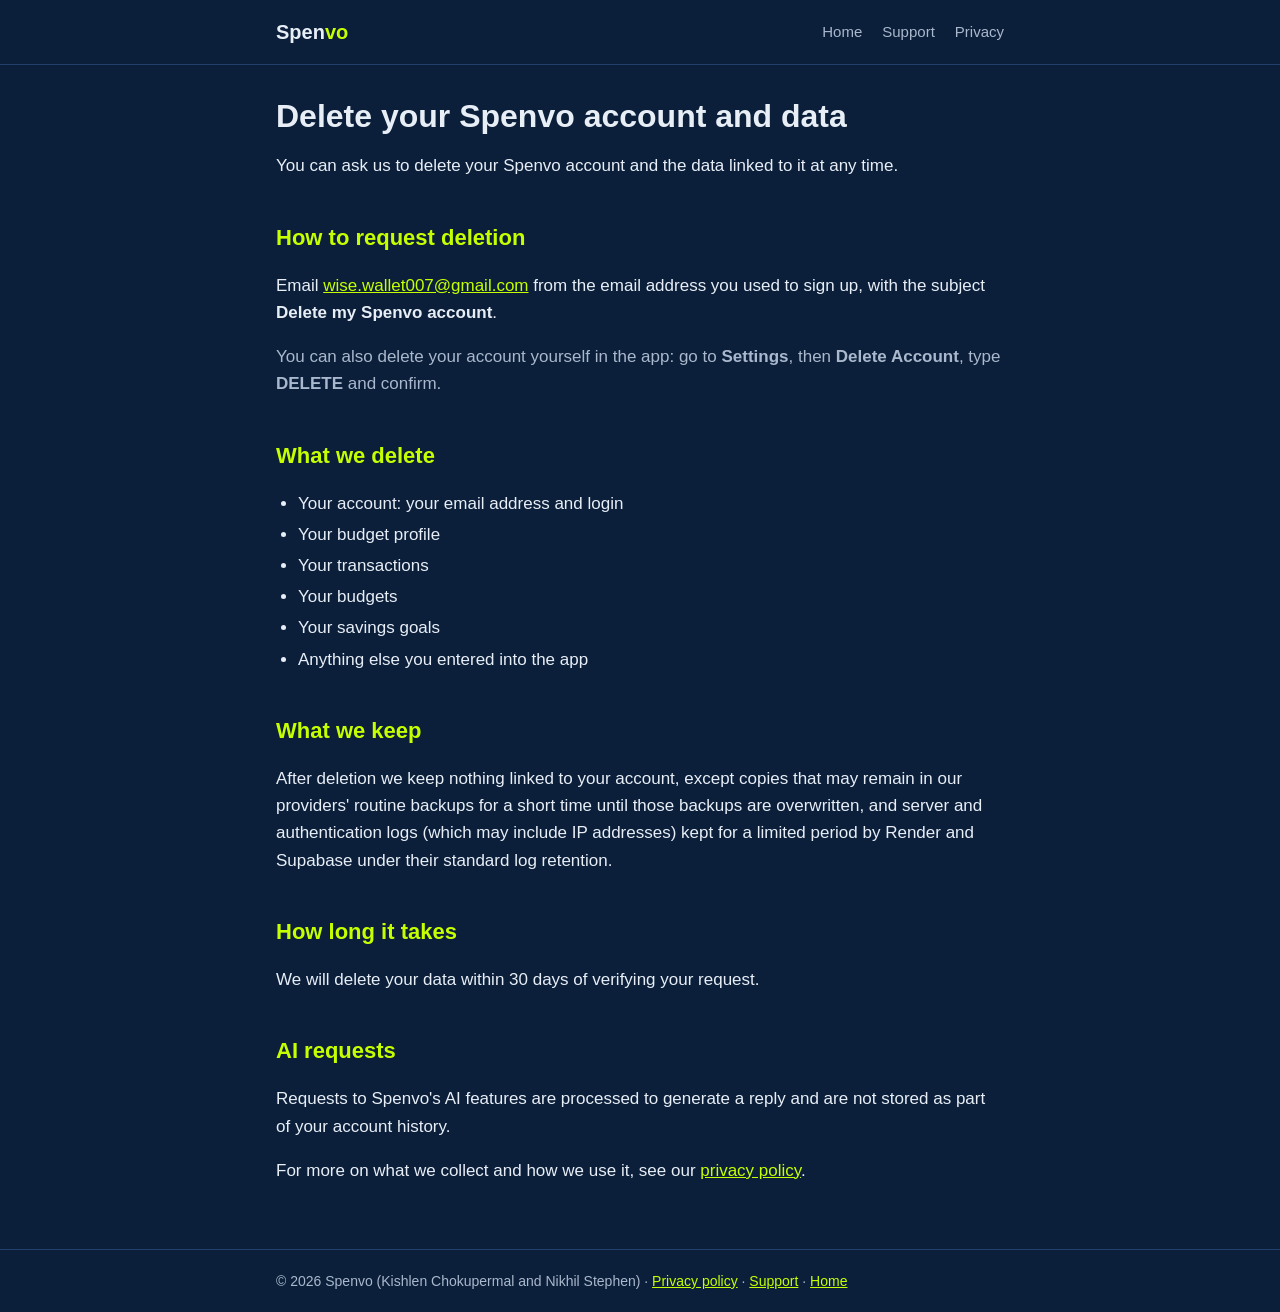
<file: delete-account.html>
<!doctype html>
<html lang="en-GB">
<head>
  <meta charset="utf-8">
  <meta name="viewport" content="width=device-width, initial-scale=1">
  <title>Delete your Spenvo account and data</title>
  <meta name="description" content="How to ask us to delete your Spenvo account and the data linked to it.">
  <meta name="theme-color" content="#0B1F3A">
  <link rel="stylesheet" href="style.css">
</head>
<body>
  <header>
    <nav>
      <a class="brand" href="index.html">Spen<span>vo</span></a>
      <a href="index.html">Home</a>
      <a href="support.html">Support</a>
      <a href="privacy.html">Privacy</a>
    </nav>
  </header>

  <main>
    <h1>Delete your Spenvo account and data</h1>

    <p>You can ask us to delete your Spenvo account and the data linked to it at any time.</p>

    <h2>How to request deletion</h2>
    <p>Email <a href="mailto:wise.wallet007@gmail.com?subject=Delete%20my%20Spenvo%20account">wise.wallet007@gmail.com</a> from the email address you used to sign up, with the subject <strong>Delete my Spenvo account</strong>.</p>
    <p class="muted">You can also delete your account yourself in the app: go to <strong>Settings</strong>, then <strong>Delete Account</strong>, type <strong>DELETE</strong> and confirm.</p>

    <h2>What we delete</h2>
    <ul>
      <li>Your account: your email address and login</li>
      <li>Your budget profile</li>
      <li>Your transactions</li>
      <li>Your budgets</li>
      <li>Your savings goals</li>
      <li>Anything else you entered into the app</li>
    </ul>

    <h2>What we keep</h2>
    <p>After deletion we keep nothing linked to your account, except copies that may remain in our providers' routine backups for a short time until those backups are overwritten, and server and authentication logs (which may include IP addresses) kept for a limited period by Render and Supabase under their standard log retention.</p>

    <h2>How long it takes</h2>
    <p>We will delete your data within 30 days of verifying your request.</p>

    <h2>AI requests</h2>
    <p>Requests to Spenvo's AI features are processed to generate a reply and are not stored as part of your account history.</p>

    <p>For more on what we collect and how we use it, see our <a href="privacy.html">privacy policy</a>.</p>
  </main>

  <footer>
    <div>
      &copy; 2026 Spenvo (Kishlen Chokupermal and Nikhil Stephen) &middot;
      <a href="privacy.html">Privacy policy</a> &middot;
      <a href="support.html">Support</a> &middot;
      <a href="index.html">Home</a>
    </div>
  </footer>
</body>
</html>
</file>
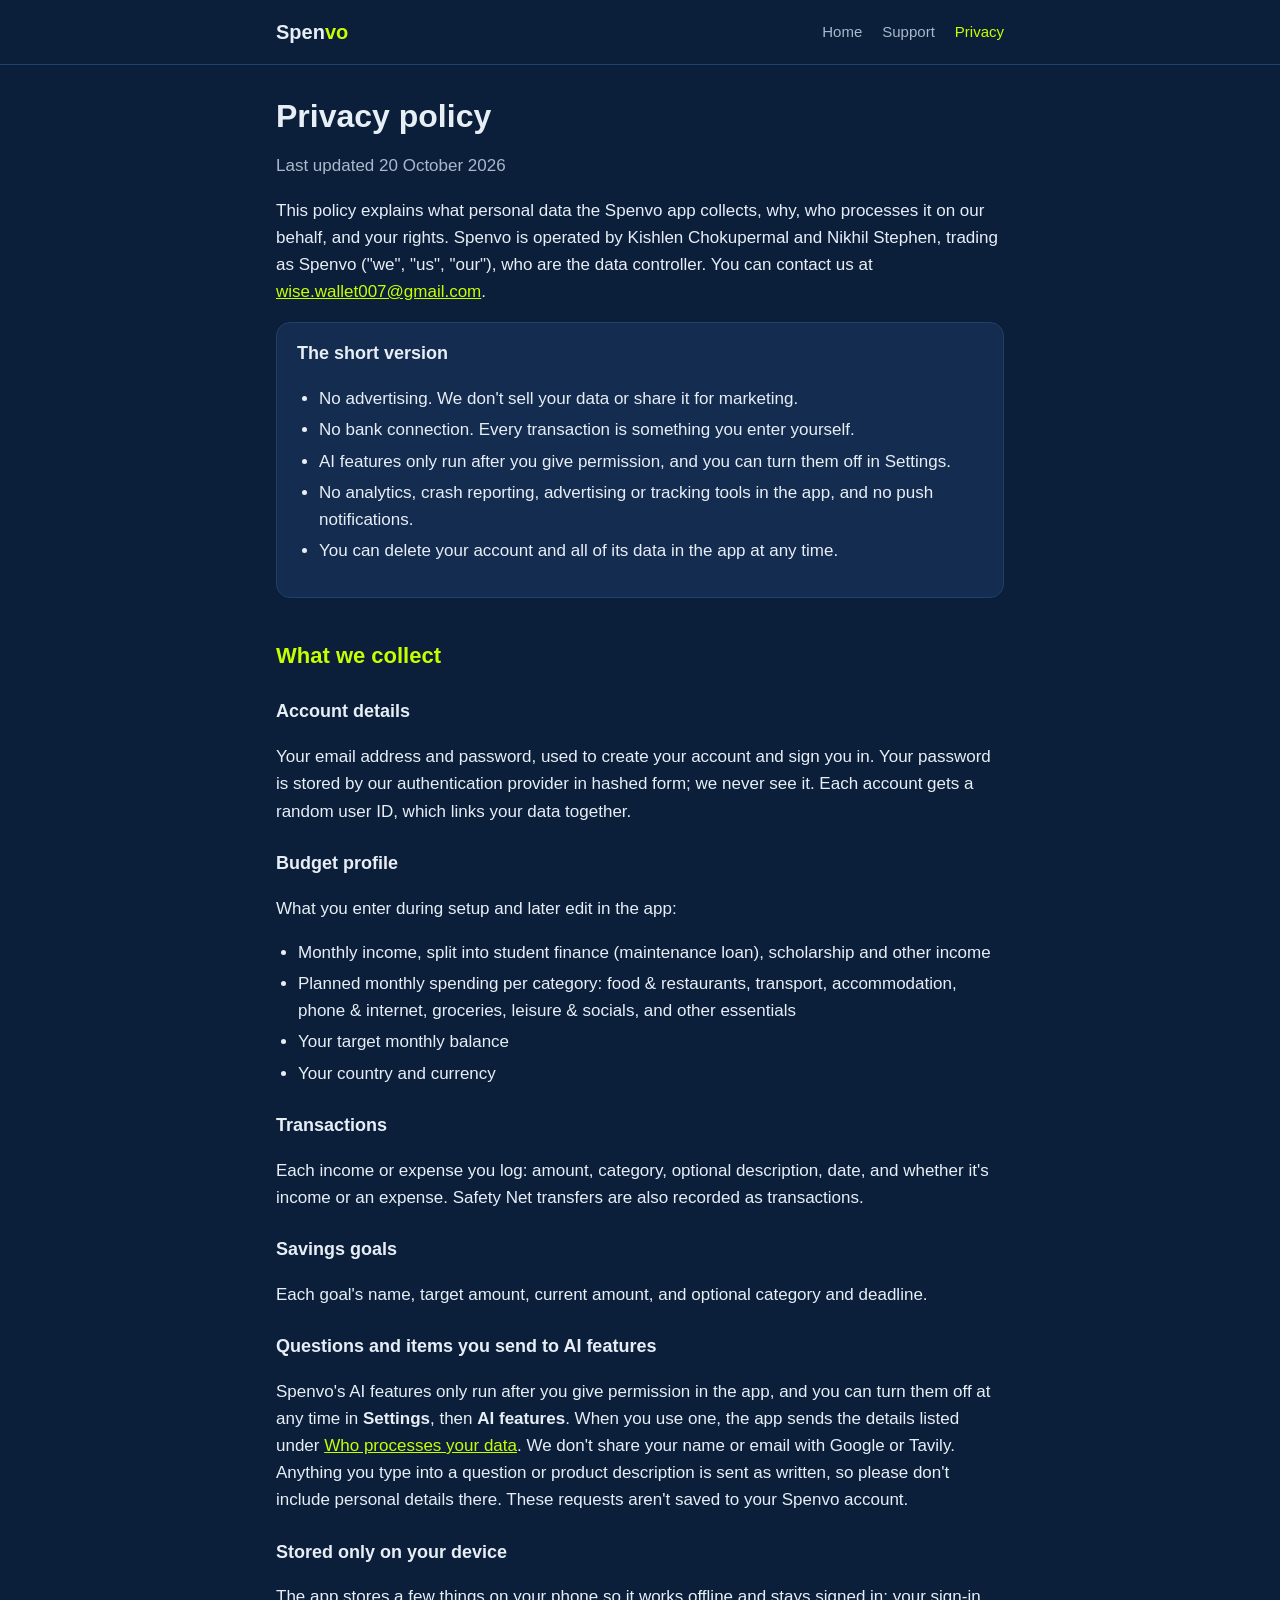
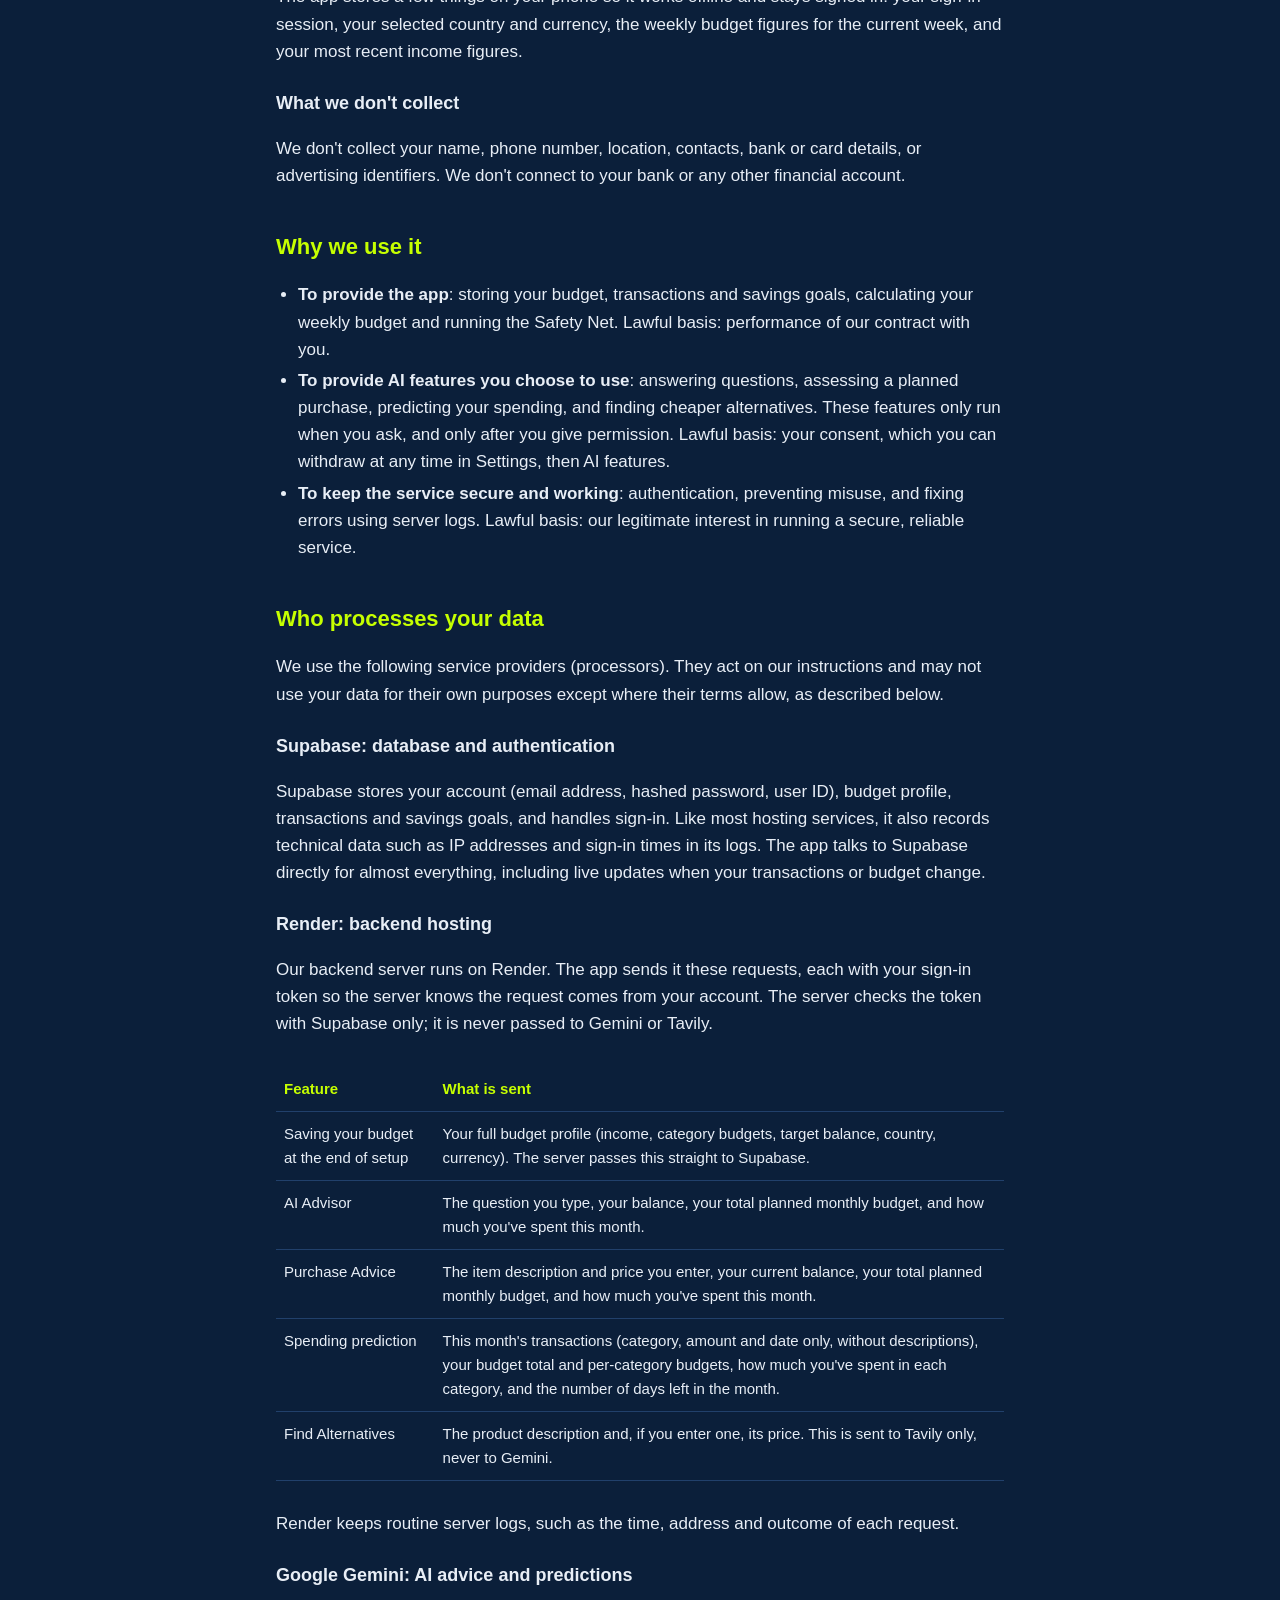
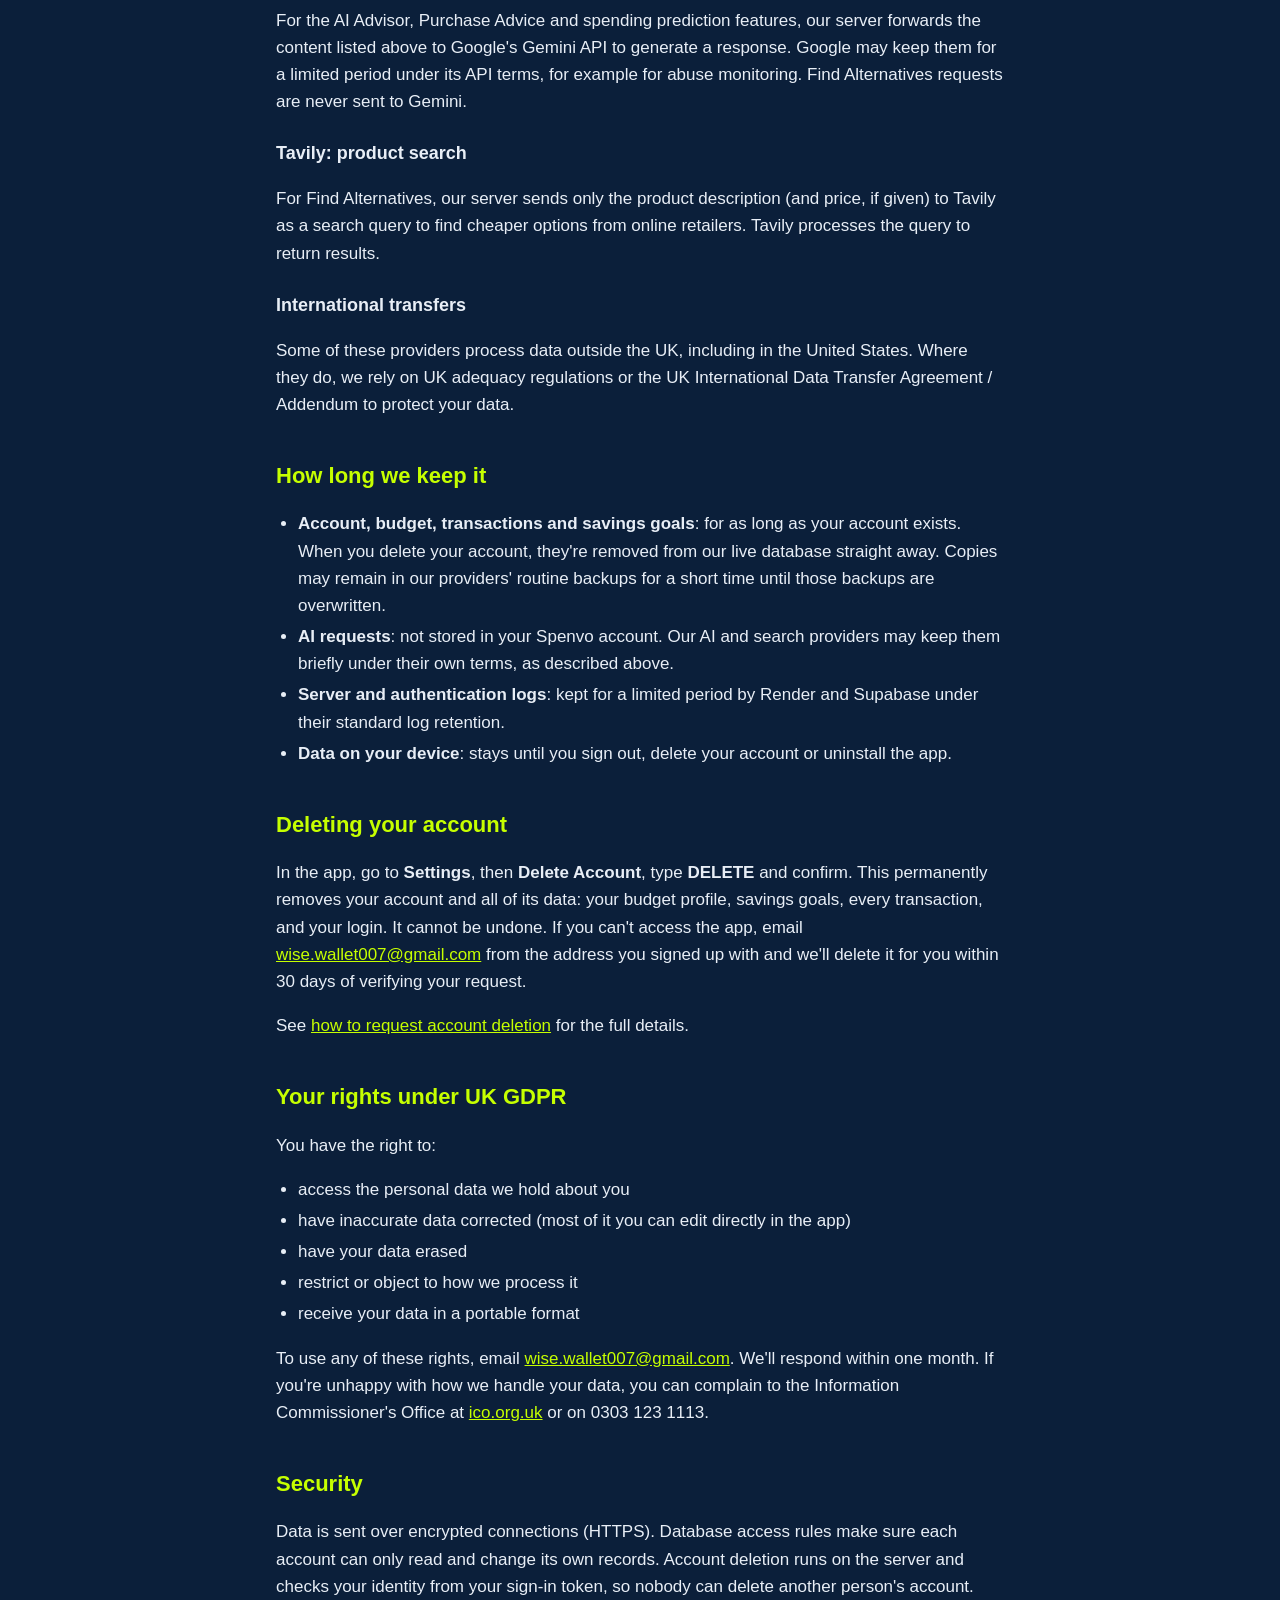
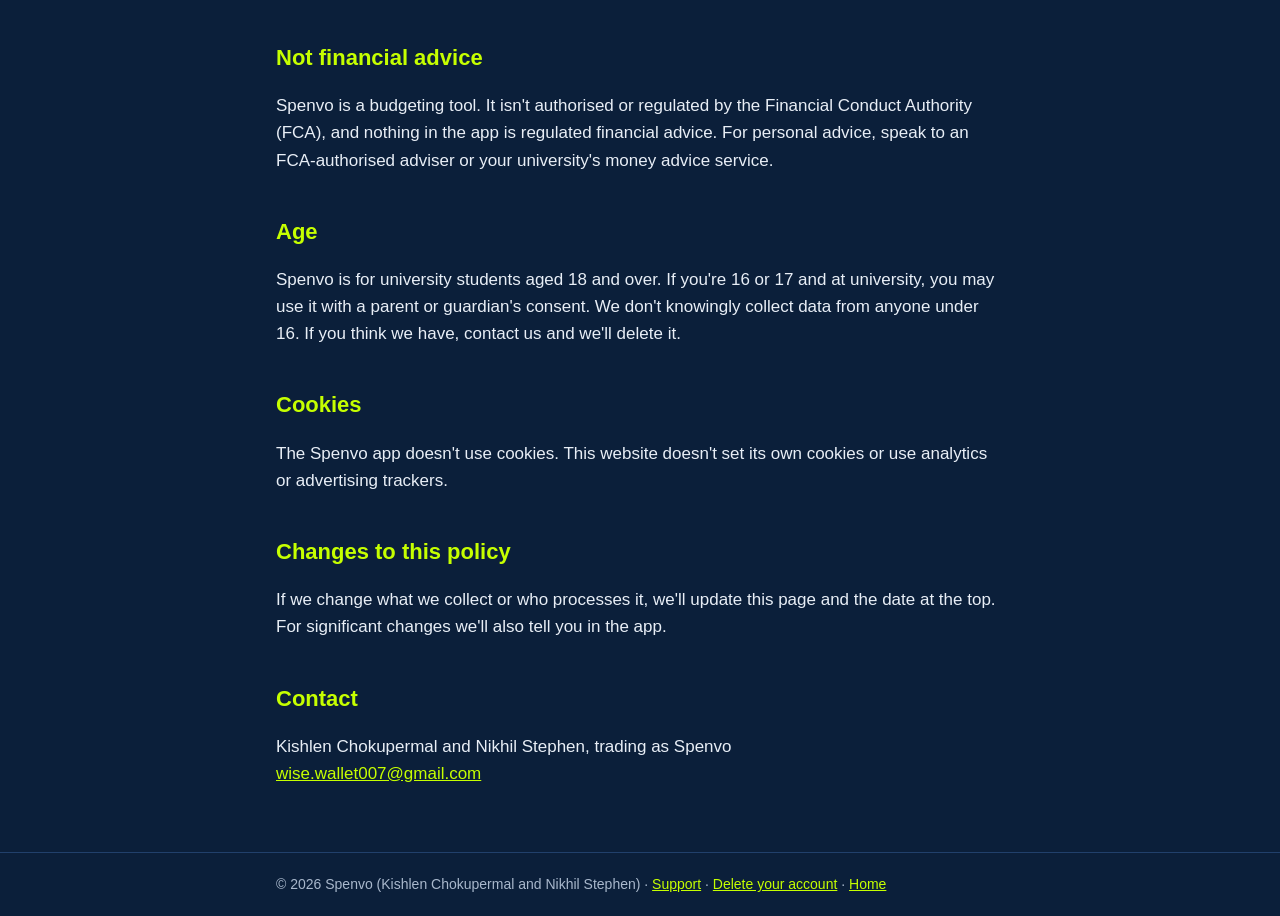
<file: privacy.html>
<!doctype html>
<html lang="en-GB">
<head>
  <meta charset="utf-8">
  <meta name="viewport" content="width=device-width, initial-scale=1">
  <title>Spenvo Privacy Policy</title>
  <meta name="description" content="What data the Spenvo app collects, why, and who processes it.">
  <meta name="theme-color" content="#0B1F3A">
  <link rel="stylesheet" href="style.css">
</head>
<body>
  <header>
    <nav>
      <a class="brand" href="index.html">Spen<span>vo</span></a>
      <a href="index.html">Home</a>
      <a href="support.html">Support</a>
      <a href="privacy.html" aria-current="page">Privacy</a>
    </nav>
  </header>

  <main>
    <h1>Privacy policy</h1>
    <p class="muted">Last updated 20 October 2026</p>

    <p>This policy explains what personal data the Spenvo app collects, why, who processes it on our behalf, and your rights. Spenvo is operated by Kishlen Chokupermal and Nikhil Stephen, trading as Spenvo ("we", "us", "our"), who are the data controller. You can contact us at <a href="mailto:wise.wallet007@gmail.com">wise.wallet007@gmail.com</a>.</p>

    <div class="card">
      <h3>The short version</h3>
      <ul>
        <li>No advertising. We don't sell your data or share it for marketing.</li>
        <li>No bank connection. Every transaction is something you enter yourself.</li>
        <li>AI features only run after you give permission, and you can turn them off in Settings.</li>
        <li>No analytics, crash reporting, advertising or tracking tools in the app, and no push notifications.</li>
        <li>You can delete your account and all of its data in the app at any time.</li>
      </ul>
    </div>

    <h2>What we collect</h2>

    <h3>Account details</h3>
    <p>Your email address and password, used to create your account and sign you in. Your password is stored by our authentication provider in hashed form; we never see it. Each account gets a random user ID, which links your data together.</p>

    <h3>Budget profile</h3>
    <p>What you enter during setup and later edit in the app:</p>
    <ul>
      <li>Monthly income, split into student finance (maintenance loan), scholarship and other income</li>
      <li>Planned monthly spending per category: food &amp; restaurants, transport, accommodation, phone &amp; internet, groceries, leisure &amp; socials, and other essentials</li>
      <li>Your target monthly balance</li>
      <li>Your country and currency</li>
    </ul>

    <h3>Transactions</h3>
    <p>Each income or expense you log: amount, category, optional description, date, and whether it's income or an expense. Safety Net transfers are also recorded as transactions.</p>

    <h3>Savings goals</h3>
    <p>Each goal's name, target amount, current amount, and optional category and deadline.</p>

    <h3>Questions and items you send to AI features</h3>
    <p>Spenvo's AI features only run after you give permission in the app, and you can turn them off at any time in <strong>Settings</strong>, then <strong>AI features</strong>. When you use one, the app sends the details listed under <a href="#processors">Who processes your data</a>. We don't share your name or email with Google or Tavily. Anything you type into a question or product description is sent as written, so please don't include personal details there. These requests aren't saved to your Spenvo account.</p>

    <h3>Stored only on your device</h3>
    <p>The app stores a few things on your phone so it works offline and stays signed in: your sign-in session, your selected country and currency, the weekly budget figures for the current week, and your most recent income figures.</p>

    <h3>What we don't collect</h3>
    <p>We don't collect your name, phone number, location, contacts, bank or card details, or advertising identifiers. We don't connect to your bank or any other financial account.</p>

    <h2>Why we use it</h2>
    <ul>
      <li><strong>To provide the app</strong>: storing your budget, transactions and savings goals, calculating your weekly budget and running the Safety Net. Lawful basis: performance of our contract with you.</li>
      <li><strong>To provide AI features you choose to use</strong>: answering questions, assessing a planned purchase, predicting your spending, and finding cheaper alternatives. These features only run when you ask, and only after you give permission. Lawful basis: your consent, which you can withdraw at any time in Settings, then AI features.</li>
      <li><strong>To keep the service secure and working</strong>: authentication, preventing misuse, and fixing errors using server logs. Lawful basis: our legitimate interest in running a secure, reliable service.</li>
    </ul>

    <h2 id="processors">Who processes your data</h2>
    <p>We use the following service providers (processors). They act on our instructions and may not use your data for their own purposes except where their terms allow, as described below.</p>

    <h3>Supabase: database and authentication</h3>
    <p>Supabase stores your account (email address, hashed password, user ID), budget profile, transactions and savings goals, and handles sign-in. Like most hosting services, it also records technical data such as IP addresses and sign-in times in its logs. The app talks to Supabase directly for almost everything, including live updates when your transactions or budget change.</p>

    <h3>Render: backend hosting</h3>
    <p>Our backend server runs on Render. The app sends it these requests, each with your sign-in token so the server knows the request comes from your account. The server checks the token with Supabase only; it is never passed to Gemini or Tavily.</p>
    <div class="table-wrap">
      <table>
        <thead>
          <tr><th>Feature</th><th>What is sent</th></tr>
        </thead>
        <tbody>
          <tr>
            <td>Saving your budget at the end of setup</td>
            <td>Your full budget profile (income, category budgets, target balance, country, currency). The server passes this straight to Supabase.</td>
          </tr>
          <tr>
            <td>AI Advisor</td>
            <td>The question you type, your balance, your total planned monthly budget, and how much you've spent this month.</td>
          </tr>
          <tr>
            <td>Purchase Advice</td>
            <td>The item description and price you enter, your current balance, your total planned monthly budget, and how much you've spent this month.</td>
          </tr>
          <tr>
            <td>Spending prediction</td>
            <td>This month's transactions (category, amount and date only, without descriptions), your budget total and per-category budgets, how much you've spent in each category, and the number of days left in the month.</td>
          </tr>
          <tr>
            <td>Find Alternatives</td>
            <td>The product description and, if you enter one, its price. This is sent to Tavily only, never to Gemini.</td>
          </tr>
        </tbody>
      </table>
    </div>
    <p>Render keeps routine server logs, such as the time, address and outcome of each request.</p>

    <h3>Google Gemini: AI advice and predictions</h3>
    <p>For the AI Advisor, Purchase Advice and spending prediction features, our server forwards the content listed above to Google's Gemini API to generate a response. Google may keep them for a limited period under its API terms, for example for abuse monitoring. Find Alternatives requests are never sent to Gemini.</p>

    <h3>Tavily: product search</h3>
    <p>For Find Alternatives, our server sends only the product description (and price, if given) to Tavily as a search query to find cheaper options from online retailers. Tavily processes the query to return results.</p>

    <h3>International transfers</h3>
    <p>Some of these providers process data outside the UK, including in the United States. Where they do, we rely on UK adequacy regulations or the UK International Data Transfer Agreement / Addendum to protect your data.</p>

    <h2>How long we keep it</h2>
    <ul>
      <li><strong>Account, budget, transactions and savings goals</strong>: for as long as your account exists. When you delete your account, they're removed from our live database straight away. Copies may remain in our providers' routine backups for a short time until those backups are overwritten.</li>
      <li><strong>AI requests</strong>: not stored in your Spenvo account. Our AI and search providers may keep them briefly under their own terms, as described above.</li>
      <li><strong>Server and authentication logs</strong>: kept for a limited period by Render and Supabase under their standard log retention.</li>
      <li><strong>Data on your device</strong>: stays until you sign out, delete your account or uninstall the app.</li>
    </ul>

    <h2>Deleting your account</h2>
    <p>In the app, go to <strong>Settings</strong>, then <strong>Delete Account</strong>, type <strong>DELETE</strong> and confirm. This permanently removes your account and all of its data: your budget profile, savings goals, every transaction, and your login. It cannot be undone. If you can't access the app, email <a href="mailto:wise.wallet007@gmail.com">wise.wallet007@gmail.com</a> from the address you signed up with and we'll delete it for you within 30 days of verifying your request.</p>
    <p>See <a href="delete-account.html">how to request account deletion</a> for the full details.</p>

    <h2>Your rights under UK GDPR</h2>
    <p>You have the right to:</p>
    <ul>
      <li>access the personal data we hold about you</li>
      <li>have inaccurate data corrected (most of it you can edit directly in the app)</li>
      <li>have your data erased</li>
      <li>restrict or object to how we process it</li>
      <li>receive your data in a portable format</li>
    </ul>
    <p>To use any of these rights, email <a href="mailto:wise.wallet007@gmail.com">wise.wallet007@gmail.com</a>. We'll respond within one month. If you're unhappy with how we handle your data, you can complain to the Information Commissioner's Office at <a href="https://ico.org.uk/make-a-complaint/" rel="noopener">ico.org.uk</a> or on 0303 123 1113.</p>

    <h2>Security</h2>
    <p>Data is sent over encrypted connections (HTTPS). Database access rules make sure each account can only read and change its own records. Account deletion runs on the server and checks your identity from your sign-in token, so nobody can delete another person's account.</p>

    <h2>Not financial advice</h2>
    <p>Spenvo is a budgeting tool. It isn't authorised or regulated by the Financial Conduct Authority (FCA), and nothing in the app is regulated financial advice. For personal advice, speak to an FCA-authorised adviser or your university's money advice service.</p>

    <h2>Age</h2>
    <p>Spenvo is for university students aged 18 and over. If you're 16 or 17 and at university, you may use it with a parent or guardian's consent. We don't knowingly collect data from anyone under 16. If you think we have, contact us and we'll delete it.</p>

    <h2>Cookies</h2>
    <p>The Spenvo app doesn't use cookies. This website doesn't set its own cookies or use analytics or advertising trackers.</p>

    <h2>Changes to this policy</h2>
    <p>If we change what we collect or who processes it, we'll update this page and the date at the top. For significant changes we'll also tell you in the app.</p>

    <h2>Contact</h2>
    <p>Kishlen Chokupermal and Nikhil Stephen, trading as Spenvo<br>
    <a href="mailto:wise.wallet007@gmail.com">wise.wallet007@gmail.com</a></p>
  </main>

  <footer>
    <div>
      &copy; 2026 Spenvo (Kishlen Chokupermal and Nikhil Stephen) &middot;
      <a href="support.html">Support</a> &middot;
      <a href="delete-account.html">Delete your account</a> &middot;
      <a href="index.html">Home</a>
    </div>
  </footer>
</body>
</html>
</file>
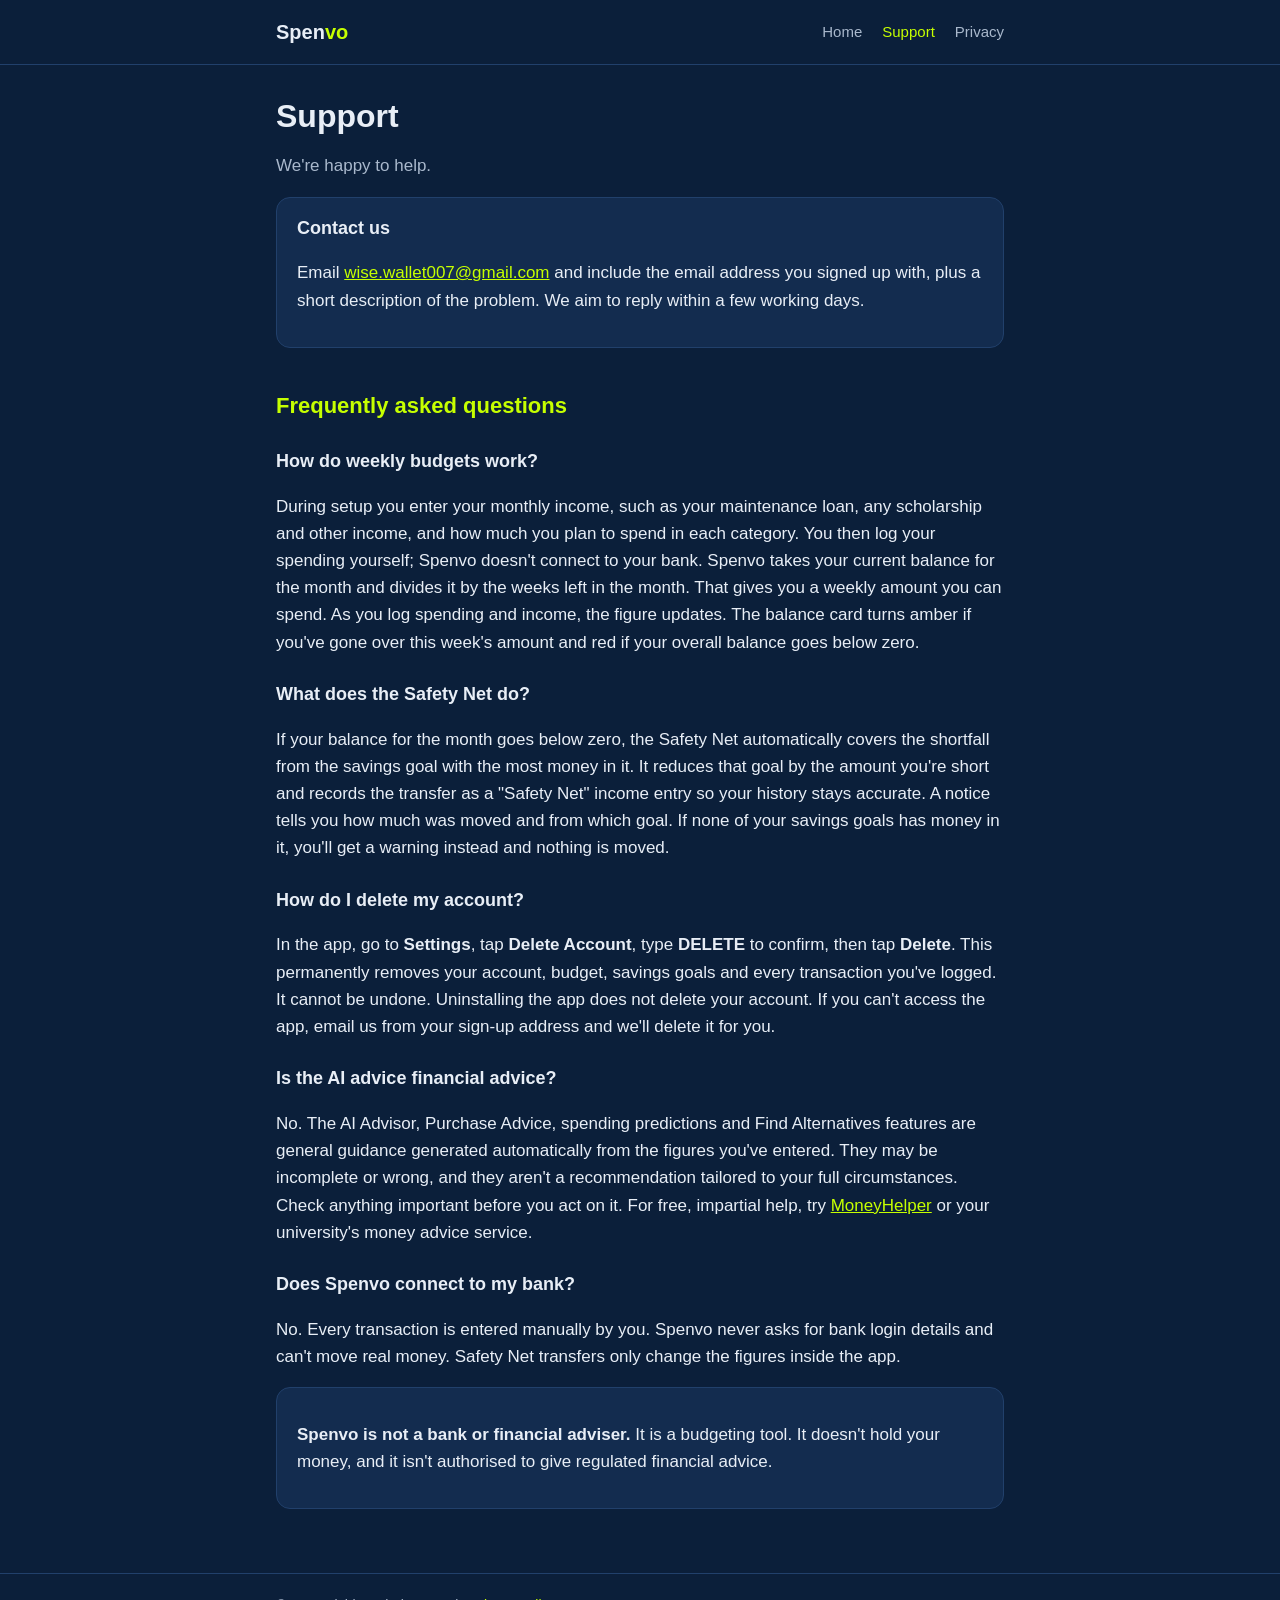
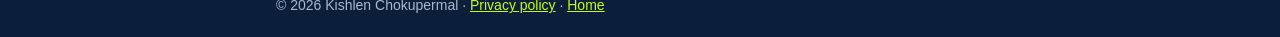
<file: support.html>
<!doctype html>
<html lang="en-GB">
<head>
  <meta charset="utf-8">
  <meta name="viewport" content="width=device-width, initial-scale=1">
  <title>Spenvo Support</title>
  <meta name="description" content="Help and frequently asked questions for the Spenvo app.">
  <meta name="theme-color" content="#0B1F3A">
  <link rel="stylesheet" href="style.css">
</head>
<body>
  <header>
    <nav>
      <a class="brand" href="index.html">Spen<span>vo</span></a>
      <a href="index.html">Home</a>
      <a href="support.html" aria-current="page">Support</a>
      <a href="privacy.html">Privacy</a>
    </nav>
  </header>

  <main>
    <h1>Support</h1>
    <p class="muted">We're happy to help.</p>

    <div class="card">
      <h3>Contact us</h3>
      <p>Email <a href="mailto:wise.wallet007@gmail.com">wise.wallet007@gmail.com</a> and include the email address you signed up with, plus a short description of the problem. We aim to reply within a few working days.</p>
    </div>

    <h2>Frequently asked questions</h2>

    <h3>How do weekly budgets work?</h3>
    <p>During setup you enter your monthly income, such as your maintenance loan, any scholarship and other income, and how much you plan to spend in each category. You then log your spending yourself; Spenvo doesn't connect to your bank. Spenvo takes your current balance for the month and divides it by the weeks left in the month. That gives you a weekly amount you can spend. As you log spending and income, the figure updates. The balance card turns amber if you've gone over this week's amount and red if your overall balance goes below zero.</p>

    <h3>What does the Safety Net do?</h3>
    <p>If your balance for the month goes below zero, the Safety Net automatically covers the shortfall from the savings goal with the most money in it. It reduces that goal by the amount you're short and records the transfer as a "Safety Net" income entry so your history stays accurate. A notice tells you how much was moved and from which goal. If none of your savings goals has money in it, you'll get a warning instead and nothing is moved.</p>

    <h3>How do I delete my account?</h3>
    <p>In the app, go to <strong>Settings</strong>, tap <strong>Delete Account</strong>, type <strong>DELETE</strong> to confirm, then tap <strong>Delete</strong>. This permanently removes your account, budget, savings goals and every transaction you've logged. It cannot be undone. Uninstalling the app does not delete your account. If you can't access the app, email us from your sign-up address and we'll delete it for you.</p>

    <h3>Is the AI advice financial advice?</h3>
    <p>No. The AI Advisor, Purchase Advice, spending predictions and Find Alternatives features are general guidance generated automatically from the figures you've entered. They may be incomplete or wrong, and they aren't a recommendation tailored to your full circumstances. Check anything important before you act on it. For free, impartial help, try <a href="https://www.moneyhelper.org.uk" rel="noopener">MoneyHelper</a> or your university's money advice service.</p>

    <h3>Does Spenvo connect to my bank?</h3>
    <p>No. Every transaction is entered manually by you. Spenvo never asks for bank login details and can't move real money. Safety Net transfers only change the figures inside the app.</p>

    <div class="card">
      <p><strong>Spenvo is not a bank or financial adviser.</strong> It is a budgeting tool. It doesn't hold your money, and it isn't authorised to give regulated financial advice.</p>
    </div>
  </main>

  <footer>
    <div>
      &copy; 2026 Kishlen Chokupermal &middot;
      <a href="privacy.html">Privacy policy</a> &middot;
      <a href="index.html">Home</a>
    </div>
  </footer>
</body>
</html>
</file>
<file: style.css>
:root {
  --navy: #0B1F3A;
  --navy-light: #132C4F;
  --navy-line: #21406B;
  --lime: #C6FF00;
  --text: #E8EEF6;
  --muted: #A9B8CC;
}

* { box-sizing: border-box; }

html { -webkit-text-size-adjust: 100%; }

body {
  margin: 0;
  background: var(--navy);
  color: var(--text);
  font-family: -apple-system, BlinkMacSystemFont, "Segoe UI", Roboto, Helvetica, Arial, sans-serif;
  font-size: 17px;
  line-height: 1.6;
}

a { color: var(--lime); }
a:hover { text-decoration-thickness: 2px; }

header {
  border-bottom: 1px solid var(--navy-line);
}

nav {
  max-width: 760px;
  margin: 0 auto;
  padding: 16px;
  display: flex;
  flex-wrap: wrap;
  align-items: center;
  gap: 8px 20px;
}

nav .brand {
  font-weight: 800;
  font-size: 20px;
  color: var(--text);
  text-decoration: none;
  margin-right: auto;
}

nav .brand span { color: var(--lime); }

nav a:not(.brand) {
  color: var(--muted);
  text-decoration: none;
  font-size: 15px;
}

nav a[aria-current="page"] { color: var(--lime); }

main {
  max-width: 760px;
  margin: 0 auto;
  padding: 32px 16px 48px;
}

h1 { font-size: 32px; line-height: 1.2; margin: 0 0 8px; }
h2 { font-size: 22px; margin: 40px 0 8px; color: var(--lime); }
h3 { font-size: 18px; margin: 24px 0 4px; }

p, li { color: var(--text); }
.muted { color: var(--muted); }

ul { padding-left: 22px; }
li { margin: 4px 0; }

.hero {
  padding: 48px 0 24px;
}

.hero h1 {
  font-size: 48px;
  letter-spacing: -0.02em;
}

.hero h1 span { color: var(--lime); }

.tagline {
  font-size: 22px;
  color: var(--muted);
  max-width: 32ch;
}

.card {
  background: var(--navy-light);
  border: 1px solid var(--navy-line);
  border-radius: 14px;
  padding: 16px 20px;
  margin: 16px 0;
}

.card h3 { margin-top: 0; }

.button {
  display: inline-block;
  background: var(--lime);
  color: var(--navy);
  font-weight: 700;
  padding: 12px 20px;
  border-radius: 999px;
  text-decoration: none;
}


.table-wrap { overflow-x: auto; }

table {
  width: 100%;
  border-collapse: collapse;
  font-size: 15px;
  margin: 12px 0;
}

th, td {
  text-align: left;
  vertical-align: top;
  padding: 10px 8px;
  border-bottom: 1px solid var(--navy-line);
}

th { color: var(--lime); font-weight: 700; }

footer {
  border-top: 1px solid var(--navy-line);
  color: var(--muted);
  font-size: 14px;
}

footer div {
  max-width: 760px;
  margin: 0 auto;
  padding: 20px 16px;
}

@media (max-width: 520px) {
  body { font-size: 16px; }
  h1 { font-size: 28px; }
  .hero h1 { font-size: 38px; }
  .tagline { font-size: 19px; }
}
</file>
